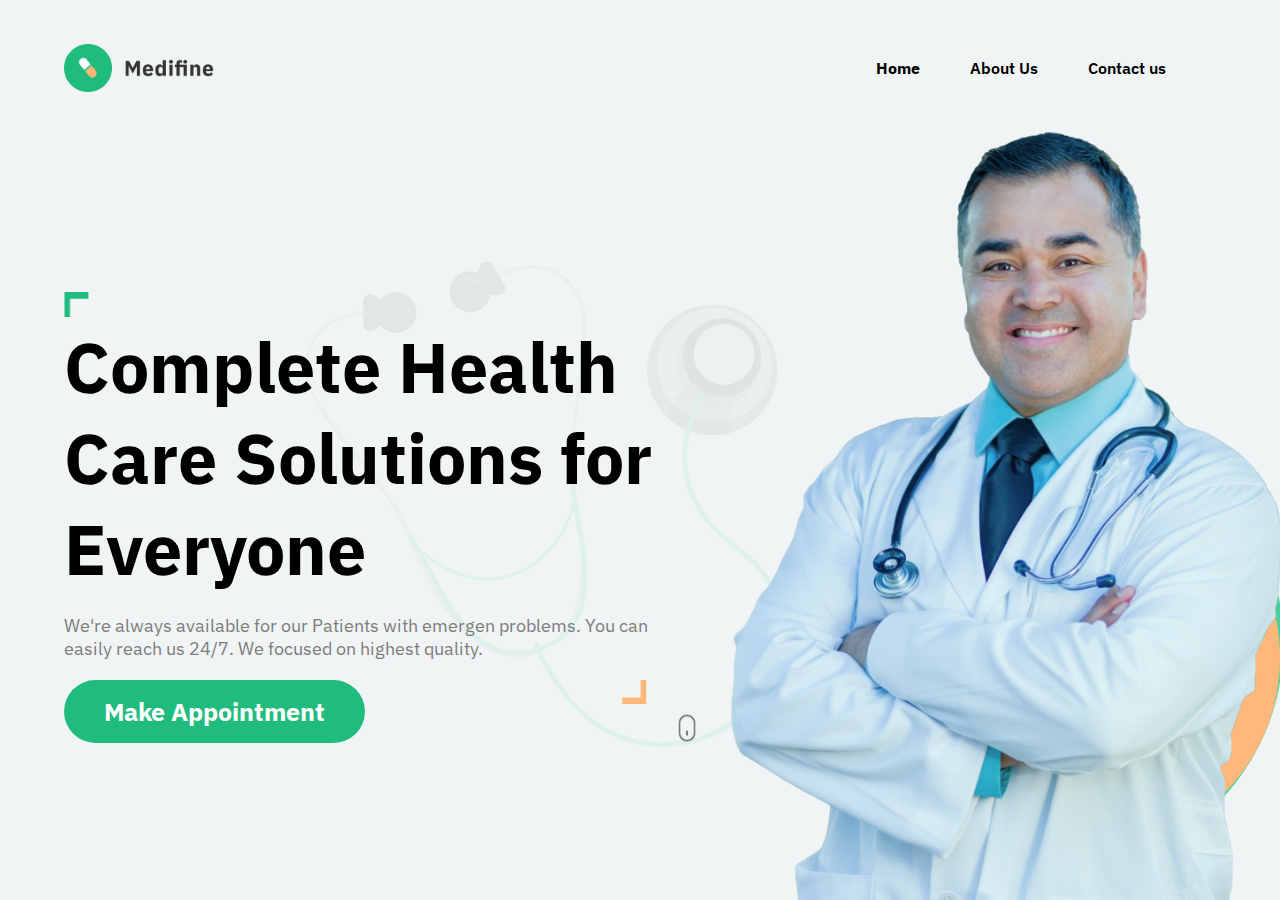
<file: 10.HTML & CSS Multiple Page Project/index.html>
<!DOCTYPE html>
<html lang="en">
  <head>
    <meta charset="UTF-8" />
    <meta http-equiv="X-UA-Compatible" content="IE=edge" />
    <meta name="viewport" content="width=device-width, initial-scale=1.0" />
    <title>Hospital Page</title>

    <!-- adding the google font -->
    <link rel="preconnect" href="https://fonts.googleapis.com" />
    <link rel="preconnect" href="https://fonts.gstatic.com" crossorigin />
    <link
      href="https://fonts.googleapis.com/css2?family=IBM+Plex+Sans:wght@200;300;400;500;600;700&family=Poppins:wght@200;300;400;500;600;700;800;900&display=swap"
      rel="stylesheet"
    />

    <!-- adding the css file -->
    <link rel="stylesheet" href="./style.css" />
  </head>

  <body>
    <!-- creating the navigation menu -->
    <nav>
      <img src="./Assets/logo.png" alt="logo" />
      <a href="/"></a>
      <ul>
        <li><a href="/">Home</a></li>
        <li><a href="./about/about.html">About Us</a></li>
        <li><a href="./contact/contact.html">Contact us</a></li>
      </ul>
    </nav>

    <!-- creating the hero section -->
    <main>
      <!-- creating the left section -->
      <section class="leftSection">
        <img class="topAngle" src="./Assets/topAngle.png" alt="topAngle" />
        <h1>Complete Health Care Solutions for Everyone</h1>
        <p>
          We're always available for our Patients with emergen problems. You can
          easily reach us 24/7. We focused on highest quality.
        </p>
        <img
          class="bottomAngle"
          src="./Assets/bottomAngle.png"
          alt="bottomAngle"
        />
        <img
          class="stethoscope"
          src="./Assets/stethoscope.png"
          alt="stethoscope"
        />
        <button>Make Appointment</button>
        <img class="mouse" src="./Assets/mouse.png" alt="mouse" />
      </section>

      <!-- creating the right section -->
      <section class="rightSection">
        <img class="greenBox" src="./Assets/greenBox.png" alt="greenBox" />
        <img class="yellowBox" src="./Assets/yellowBox.png" alt="yellowBox" />
        <img class="doctor" src="./Assets/doctor.png" alt="doctor" />
      </section>
    </main>
  </body>
</html>
</file>
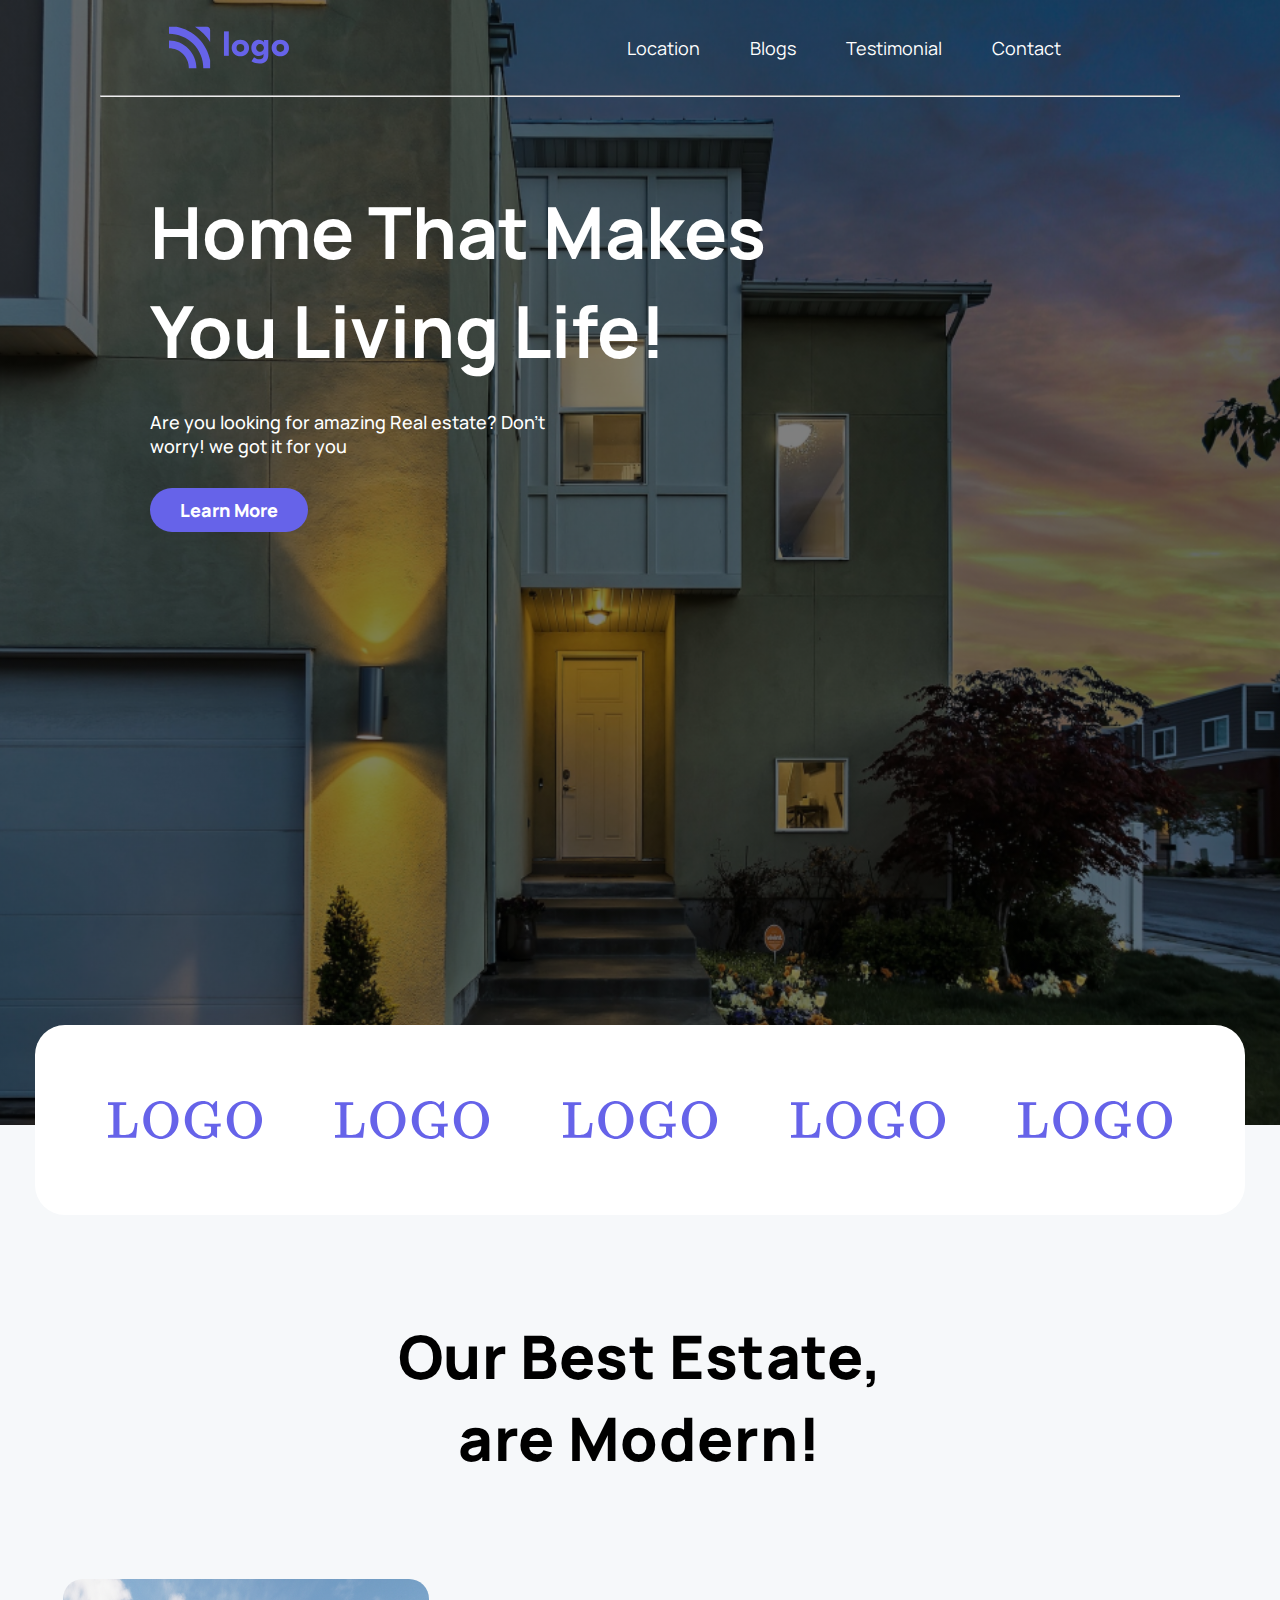
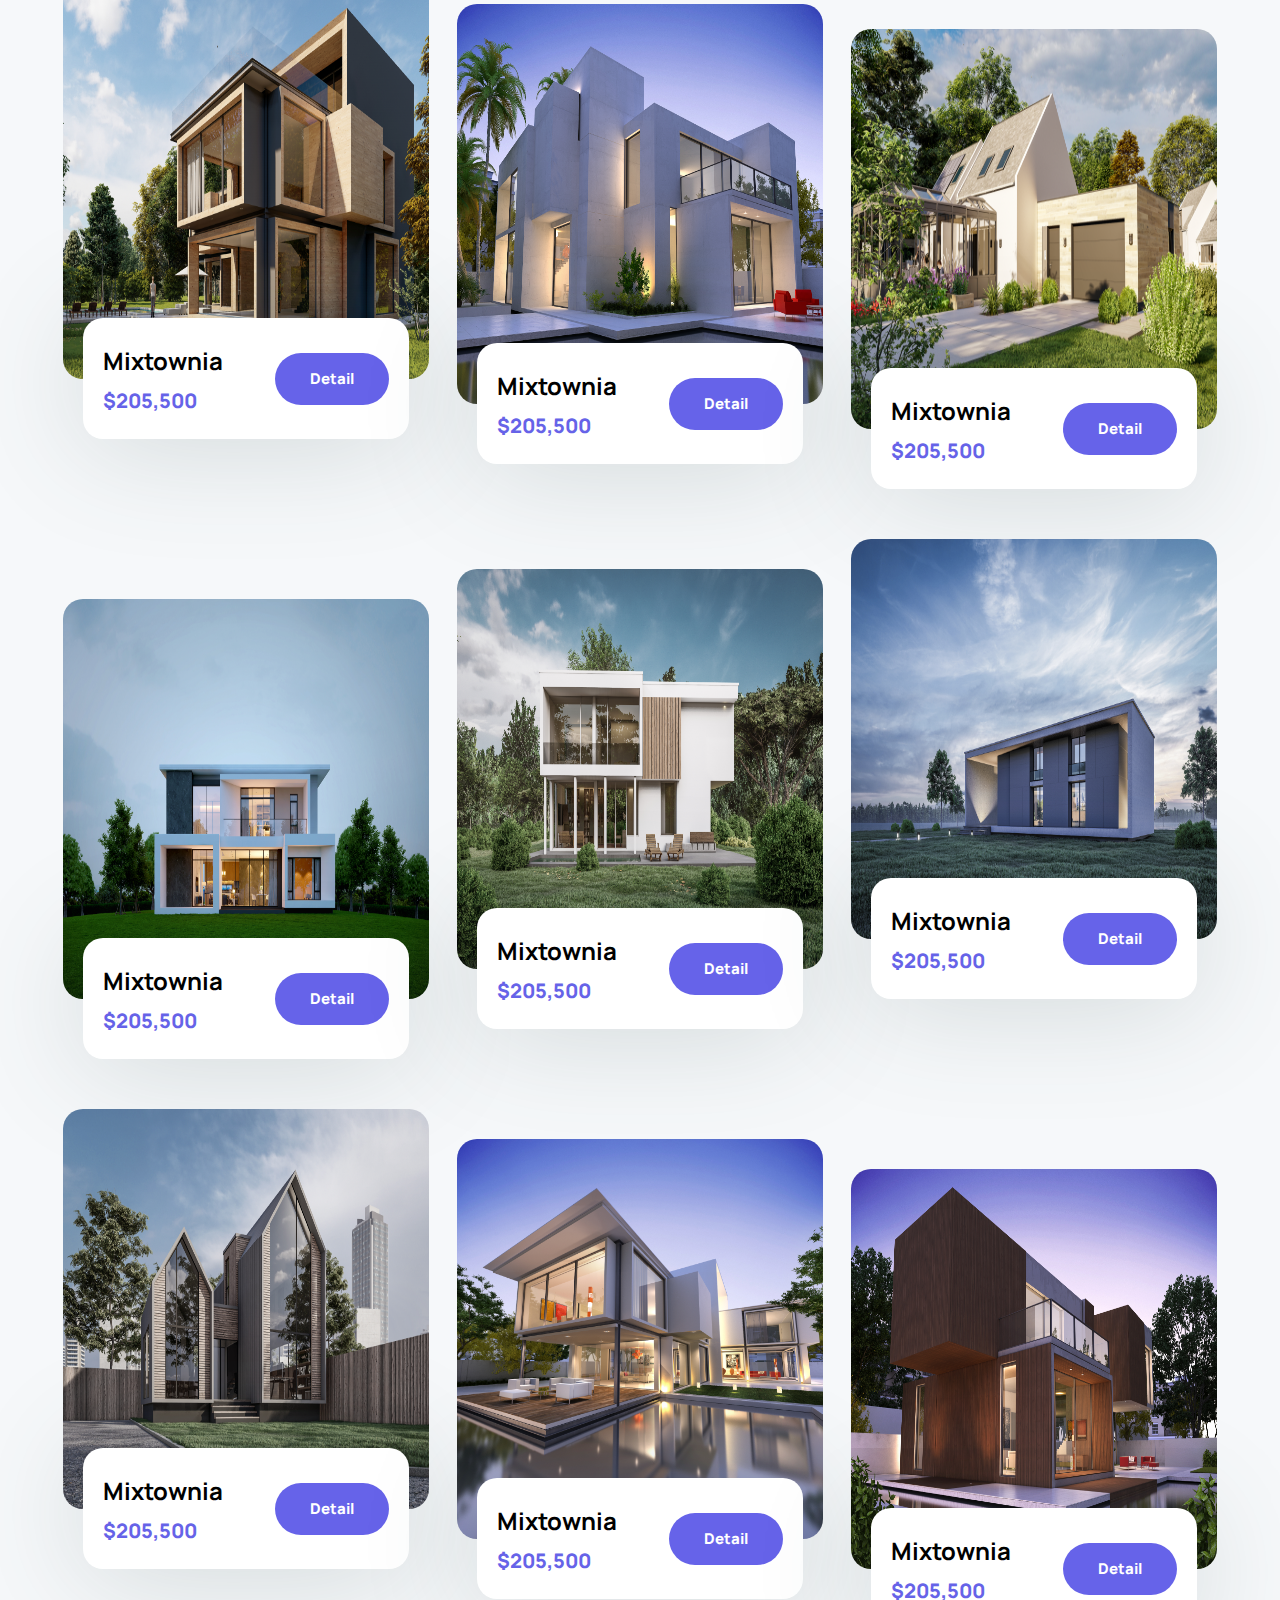
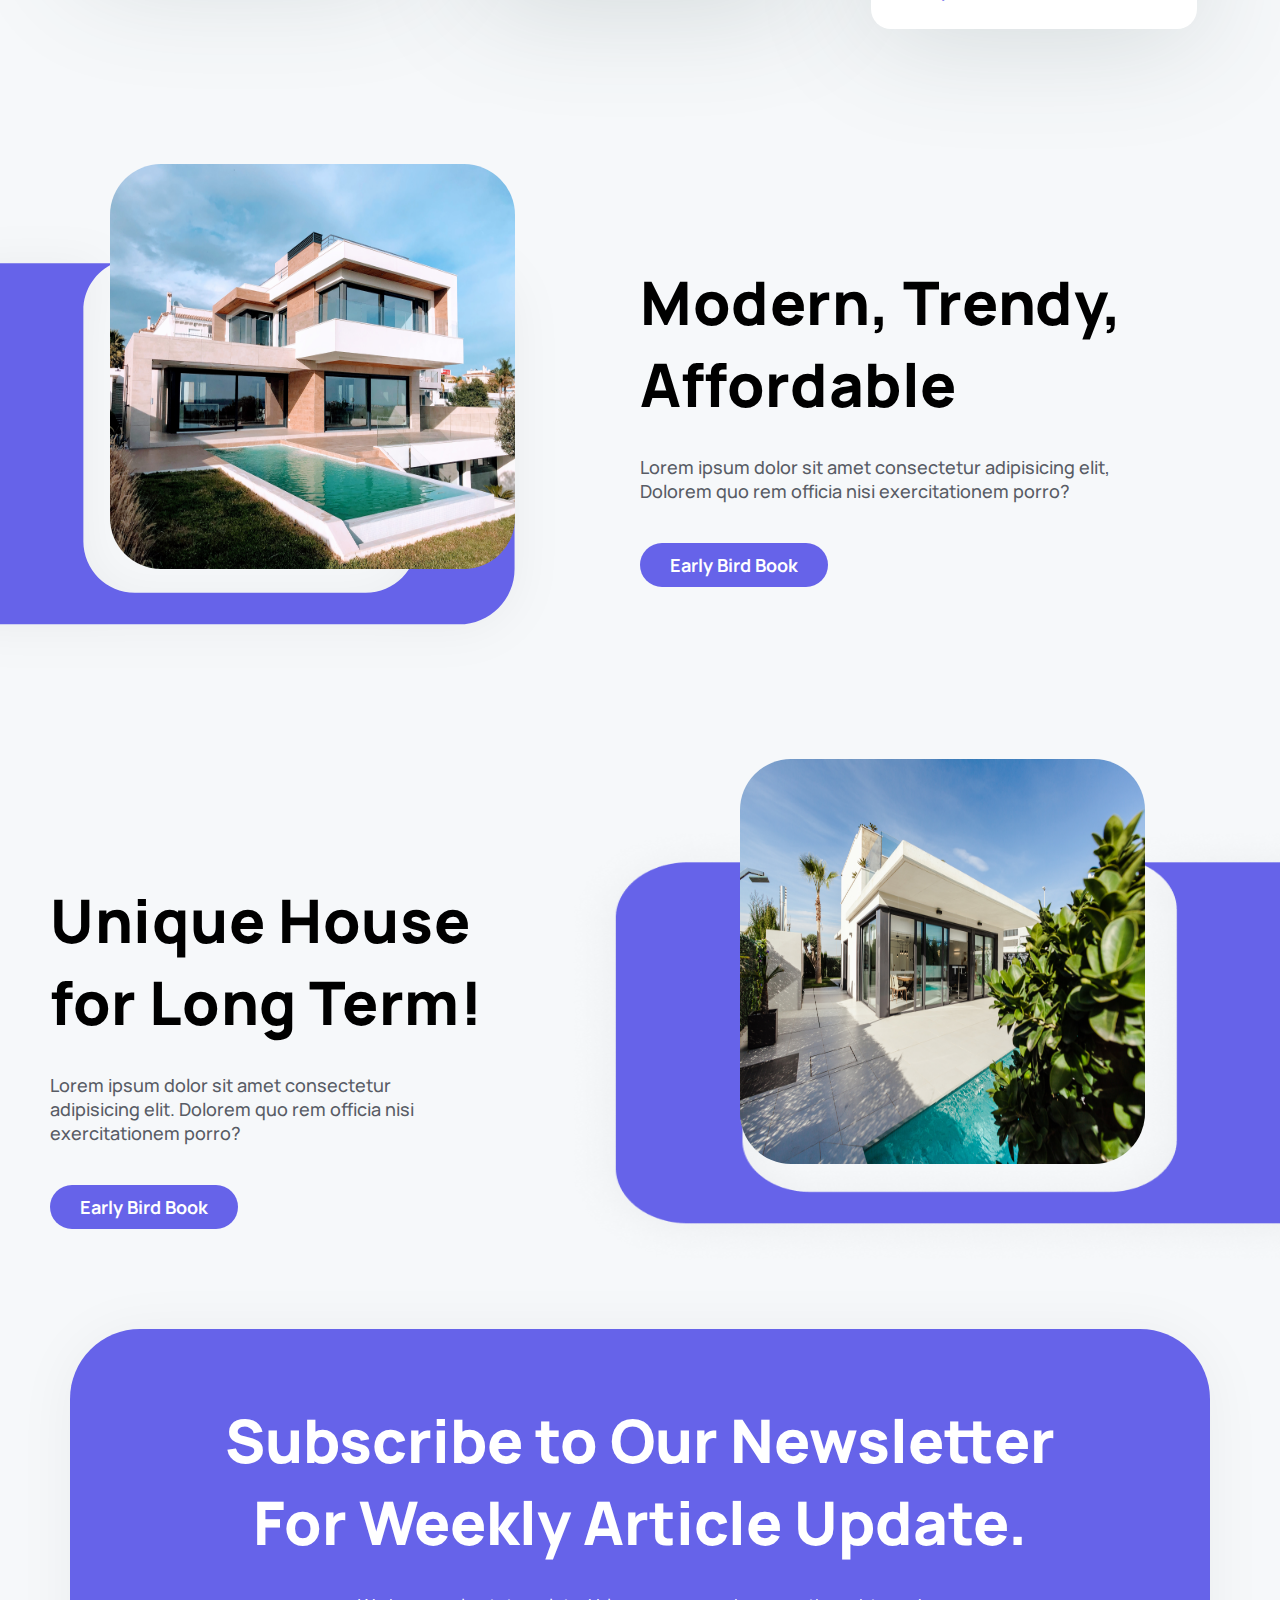
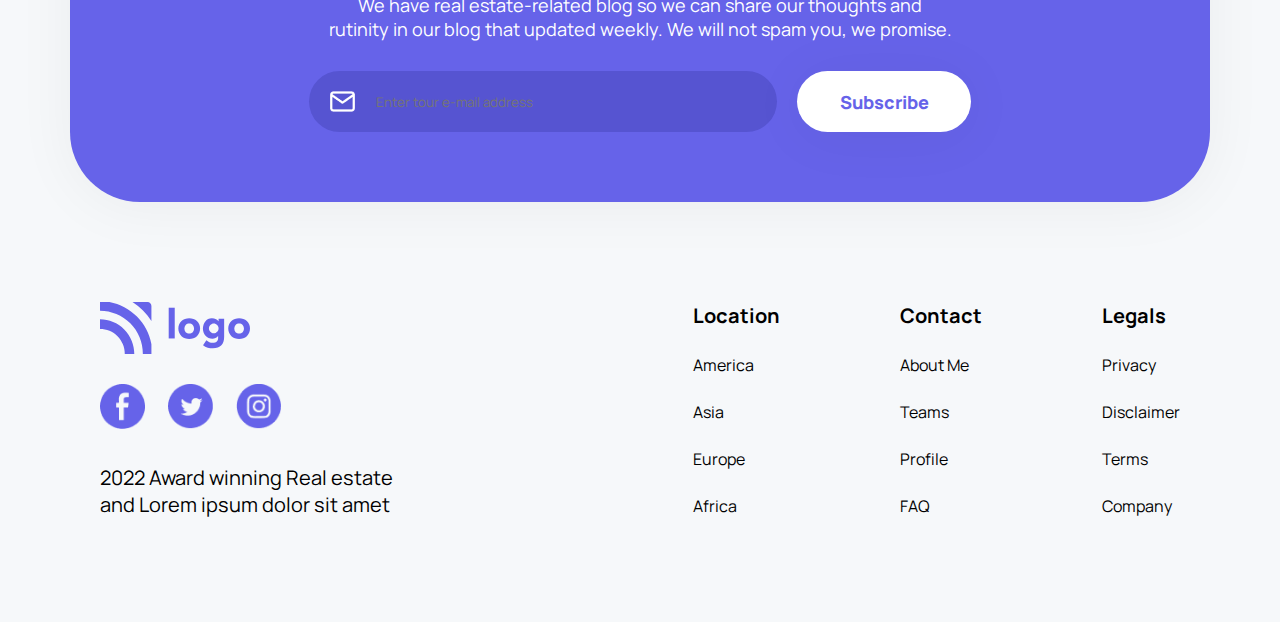
<file: 11.HTML & CSS Real Estate Project/index.html>
<!DOCTYPE html>
<html lang="en">
  <head>
    <meta charset="UTF-8" />
    <meta http-equiv="X-UA-Compatible" content="IE=edge" />
    <meta name="viewport" content="width=device-width, initial-scale=1.0" />
    <title>Real State</title>

    <!-- adding the font family -->
    <link rel="preconnect" href="https://fonts.googleapis.com" />
    <link rel="preconnect" href="https://fonts.gstatic.com" crossorigin />
    <link
      href="https://fonts.googleapis.com/css2?family=Manrope:wght@200;300;400;500;600;700;800&display=swap"
      rel="stylesheet"
    />

    <link rel="stylesheet" href="./style.css" />
  </head>

  <body>
    <header>
      <!-- navbar -->
      <nav>
        <img src="./Icons/Logo.svg" alt="logo image" />
        <!-- nav links -->
        <ul>
          <li><a href="#">Location</a></li>
          <li><a href="#">Blogs</a></li>
          <li><a href="#">Testimonial</a></li>
          <li><a href="#">Contact</a></li>
        </ul>
      </nav>
      <hr />

      <div>
        <h1>Home That Makes <br />You Living Life!</h1>
        <p>
          Are you looking for amazing Real estate? Don't worry! we got it for
          you
        </p>
        <button>Learn More</button>
      </div>
    </header>

    <!-- multiple logos section -->
    <section class="my-logos">
      <img src="./Icons/logoName.svg" alt="named logo" />
      <img src="./Icons/logoName.svg" alt="named logo" />
      <img src="./Icons/logoName.svg" alt="named logo" />
      <img src="./Icons/logoName.svg" alt="named logo" />
      <img src="./Icons/logoName.svg" alt="named logo" />
    </section>

    <!-- section for displaying all our real state properties in a card -->
    <section class="cards-wrapper-section">
      <h1>Our Best Estate, <br />are Modern!</h1>

      <!-- creating a main div to wrap all the cards -->
      <div class="cards-wrapper">
        <!-- creating estate property card -->
        <div class="card">
          <img src="./Photos/cardImage1.png" alt="cardImage1" />
          <!-- for displaying the property details -->
          <div class="card-box">
            <!-- displaying the price and property name -->
            <div>
              <h3>Mixtownia</h3>
              <p>$205,500</p>
            </div>
            <!-- button for more details -->
            <button>Detail</button>
          </div>
        </div>

        <!-- creating estate property card -->
        <div class="card">
          <img src="./Photos/cardImage2.png" alt="cardImage2" />
          <!-- for displaying the property details -->
          <div class="card-box">
            <!-- displaying the price and property name -->
            <div>
              <h3>Mixtownia</h3>
              <p>$205,500</p>
            </div>
            <!-- button for more details -->
            <button>Detail</button>
          </div>
        </div>

        <!-- creating estate property card -->
        <div class="card">
          <img src="./Photos/cardImage3.png" alt="cardImage3" />
          <!-- for displaying the property details -->
          <div class="card-box">
            <!-- displaying the price and property name -->
            <div>
              <h3>Mixtownia</h3>
              <p>$205,500</p>
            </div>
            <!-- button for more details -->
            <button>Detail</button>
          </div>
        </div>

        <!-- creating estate property card -->
        <div class="card">
          <img src="./Photos/cardImage4.png" alt="cardImage4" />
          <!-- for displaying the property details -->
          <div class="card-box">
            <!-- displaying the price and property name -->
            <div>
              <h3>Mixtownia</h3>
              <p>$205,500</p>
            </div>
            <!-- button for more details -->
            <button>Detail</button>
          </div>
        </div>

        <!-- creating estate property card -->
        <div class="card">
          <img src="./Photos/cardImage5.png" alt="cardImage5" />
          <!-- for displaying the property details -->
          <div class="card-box">
            <!-- displaying the price and property name -->
            <div>
              <h3>Mixtownia</h3>
              <p>$205,500</p>
            </div>
            <!-- button for more details -->
            <button>Detail</button>
          </div>
        </div>

        <!-- creating estate property card -->
        <div class="card">
          <img src="./Photos/cardImage6.png" alt="cardImage6" />
          <!-- for displaying the property details -->
          <div class="card-box">
            <!-- displaying the price and property name -->
            <div>
              <h3>Mixtownia</h3>
              <p>$205,500</p>
            </div>
            <!-- button for more details -->
            <button>Detail</button>
          </div>
        </div>

        <!-- creating estate property card -->
        <div class="card">
          <img src="./Photos/cardImage7.png" alt="cardImage7" />
          <!-- for displaying the property details -->
          <div class="card-box">
            <!-- displaying the price and property name -->
            <div>
              <h3>Mixtownia</h3>
              <p>$205,500</p>
            </div>
            <!-- button for more details -->
            <button>Detail</button>
          </div>
        </div>

        <!-- creating estate property card -->
        <div class="card">
          <img src="./Photos/cardImage8.png" alt="cardImage8" />
          <!-- for displaying the property details -->
          <div class="card-box">
            <!-- displaying the price and property name -->
            <div>
              <h3>Mixtownia</h3>
              <p>$205,500</p>
            </div>
            <!-- button for more details -->
            <button>Detail</button>
          </div>
        </div>

        <!-- creating estate property card -->
        <div class="card">
          <img src="./Photos/cardImage9.png" alt="cardImage9" />
          <!-- for displaying the property details -->
          <div class="card-box">
            <!-- displaying the price and property name -->
            <div>
              <h3>Mixtownia</h3>
              <p>$205,500</p>
            </div>
            <!-- button for more details -->
            <button>Detail</button>
          </div>
        </div>
      </div>
    </section>

    <!-- section for displaying first feature -->
    <section class="features-section first-feature-section">
      <!-- for displaying the images -->
      <div>
        <img src="./Icons/featureImageBg1.svg" alt="image background" />
        <img src="./Photos/featuresImage1.png" alt="feature image 1" />
      </div>

      <!-- for displaying the written content -->
      <div>
        <h1>Modern, Trendy, Affordable</h1>
        <p>
          Lorem ipsum dolor sit amet consectetur adipisicing elit, Dolorem quo
          rem officia nisi exercitationem porro?
        </p>
        <button>Early Bird Book</button>
      </div>
    </section>

    <!-- section for displaying second feature -->
    <section class="features-section second-feature-section">
      <!-- for displaying the written content -->
      <div>
        <h1>Unique House for Long Term!</h1>
        <p>
          Lorem ipsum dolor sit amet consectetur adipisicing elit. Dolorem quo
          rem officia nisi exercitationem porro?
        </p>
        <button>Early Bird Book</button>
      </div>

      <!-- for displaying the images -->
      <div>
        <img src="./Icons/featureImageBg2.png" alt="image background" />
        <img src="./Photos/featuresImage2.png" alt="feature image 2" />
      </div>
    </section>

    <!-- section for creating the newsletter -->
    <section class="newsletter">
      <h1>Subscribe to Our Newsletter <br> For Weekly Article Update.</h1>
      <p>
        We have real estate-related blog so we can share our thoughts and
        rutinity in our blog that updated weekly. We will not spam you, we
        promise.
      </p>

      <!-- for taking user email -->
      <form>
        <div>
          <img src="./Icons/mail.png" alt="mail">
          <input type="text" placeholder="Enter tour e-mail address"/>
        </div>
        <button>Subscribe</button>
      </form>
    </section>

    <!-- creating the footer area -->
    <footer>
      <div>
        <img src="./Icons/Logo.svg" alt="logo" />
        <!-- for social media icons -->
        <div>
          <img src="./Icons/facebook.png" alt="facebook icon" />
          <img src="./Icons/twitter.png" alt="twitter icon" />
          <img src="./Icons/instagram.png" alt="instagram icon" />
        </div>
        <p>2022 Award winning Real estate and Lorem ipsum dolor sit amet</p>
      </div>

      <!-- for all different pages links -->
      <div class="footer-links">
        <div class="footer-links-content">
          <ul>
            <li><a href="#">Location</a></li>
            <li><a href="#">America</a></li>
            <li><a href="#">Asia</a></li>
            <li><a href="#">Europe</a></li>
            <li><a href="#">Africa</a></li>
          </ul>
        </div>

        <div class="footer-links-content">
          <ul>
            <li><a href="#">Contact</a></li>
            <li><a href="#">About Me</a></li>
            <li><a href="#">Teams</a></li>
            <li><a href="#">Profile</a></li>
            <li><a href="#">FAQ</a></li>
          </ul>
        </div>

        <div class="footer-links-content">
          <ul>
            <li><a href="#">Legals</a></li>
            <li><a href="#">Privacy</a></li>
            <li><a href="#">Disclaimer</a></li>
            <li><a href="#">Terms</a></li>
            <li><a href="#">Company</a></li>
          </ul>
        </div>
      </div>
    </footer>
  </body>
</html>
</file>
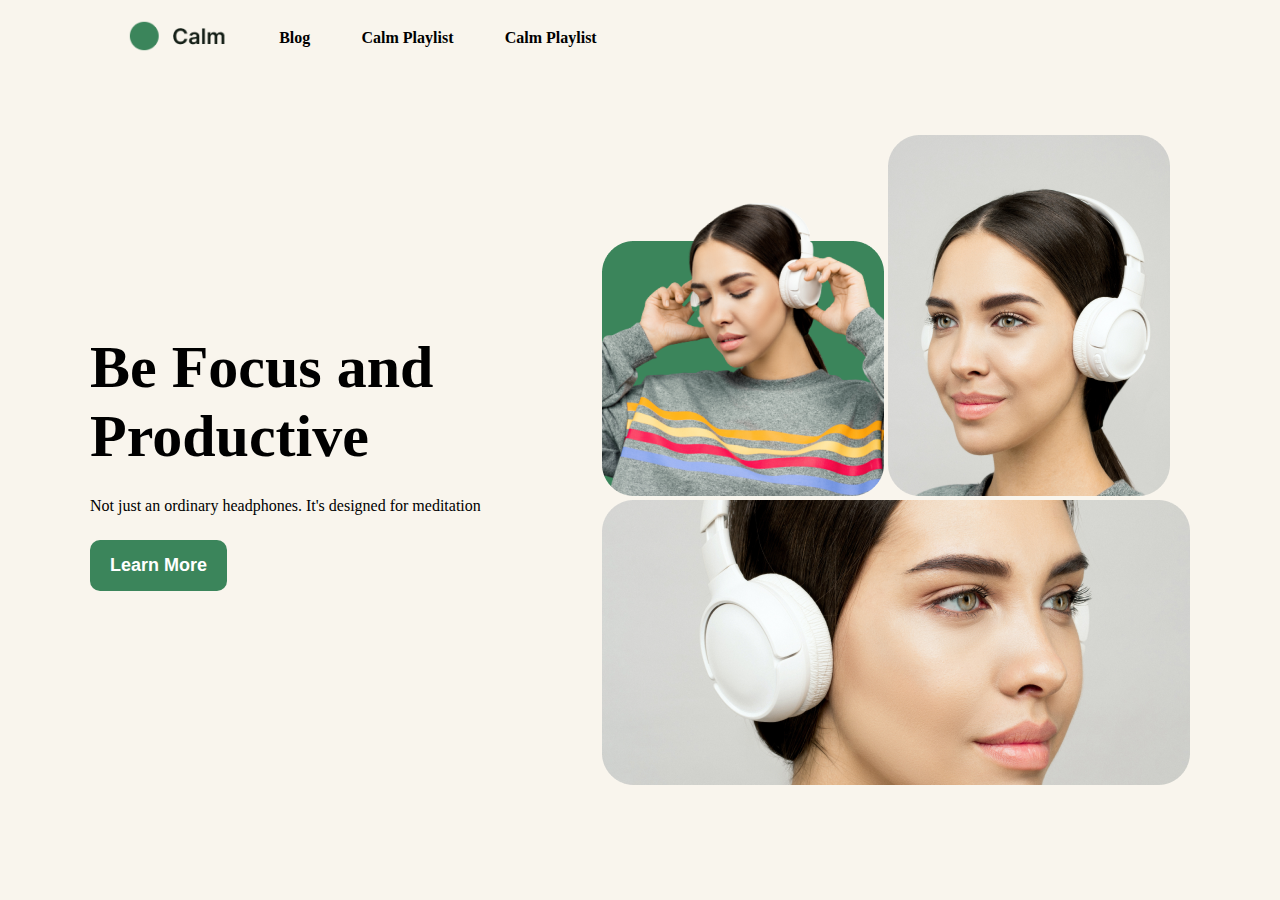
<file: 3.HTML & CSS Headphone Project/index.html>
<!DOCTYPE html>
<html lang="en">
  <head>
    <meta charset="UTF-8" />
    <meta http-equiv="X-UA-Compatible" content="IE=edge" />
    <meta name="viewport" content="width=device-width, initial-scale=1.0" />
    <title>Project | 2</title>
    <link rel="stylesheet" href="./style.css" />
    <!-- Google CDN -->
  </head>
  <body>
    <!-- Project Start -->
    <!-- Header -->
    <header>
      <nav>
        <ul>
          <li><img src="./Assets/logo.png" alt="Logo" /></li>
          <li>Blog</li>
          <li>Calm Playlist</li>
          <li>Calm Playlist</li>
        </ul>
      </nav>
    </header>
    <main>
      <!-- Left Side Section -->
      <div class="leftmain">
        <h1>Be Focus and Productive</h1>
        <p>Not just an ordinary headphones. It's designed for meditation</p>
        <button>Learn More</button>
      </div>
      <!-- Right Side Section -->
      <div>
        <div>
          <img src="./Assets/img1.png" alt="image1" />
          <img src="./Assets/img2.png" alt="image2" />
        </div>
        <img src="./Assets/img3.png" alt="image3" />
      </div>
    </main>
  </body>
</html>
</file>
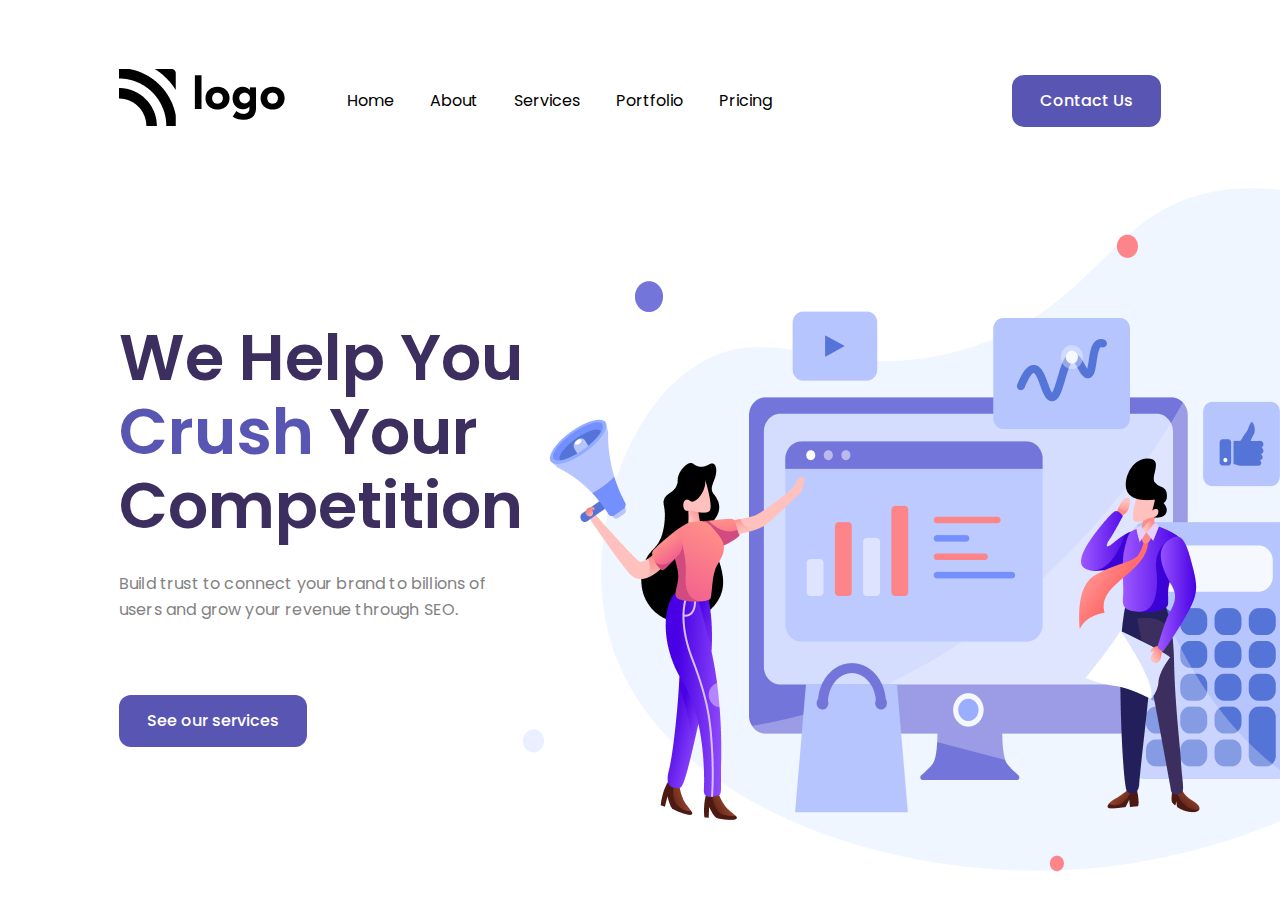
<file: 5.HTML & CSS Single Page Project/index.html>
<!DOCTYPE html>
<html lang="en">
  <head>
    <meta charset="UTF-8" />
    <meta http-equiv="X-UA-Compatible" content="IE=edge" />
    <meta name="viewport" content="width=device-width, initial-scale=1.0" />
    <title>Project |2</title>
    <!-- CSS -->
    <link rel="stylesheet" href="./style.css" />
    <!-- Font -->
    <link rel="preconnect" href="https://fonts.googleapis.com" />
    <link rel="preconnect" href="https://fonts.gstatic.com" crossorigin />
    <link
      href="https://fonts.googleapis.com/css2?family=Poppins:wght@200;300;400;500;600;700;800&display=swap"
      rel="stylesheet"
    />
  </head>
  <body>
    <div class="container">
      <section aria-label="navbar">
        <nav class="navbar-container">
          <div>
            <img src="./assets/Logo.png" alt="brand-logo" />
          </div>
          <div class="grow-list">
            <ul class="list">
              <li class="list-item">Home</li>
              <li class="list-item">About</li>
              <li class="list-item">Services</li>
              <li class="list-item">Portfolio</li>
              <li class="list-item">Pricing</li>
            </ul>
          </div>
          <div class="button-group">
            <button class="nav-button">Contact Us</button>
          </div>
        </nav>
      </section>
      <!-- Banner -->
      <section aria-label="banner">
        <div class="banner-container">
          <!-- Left text -->
          <div>
            <h1 class="heading-text">
              We Help You <span>Crush</span> Your Competition
            </h1>
            <p class="description">
              Build trust to connect your brand to billions of users and grow
              your revenue through SEO.
            </p>
            <button class="nav-button btn">See our services</button>
          </div>
          <!-- Right Text -->
          <div>
            <img src="./assets/Header Illustration.png" alt="illustration" />
          </div>
        </div>
      </section>
    </div>
  </body>
</html>
</file>
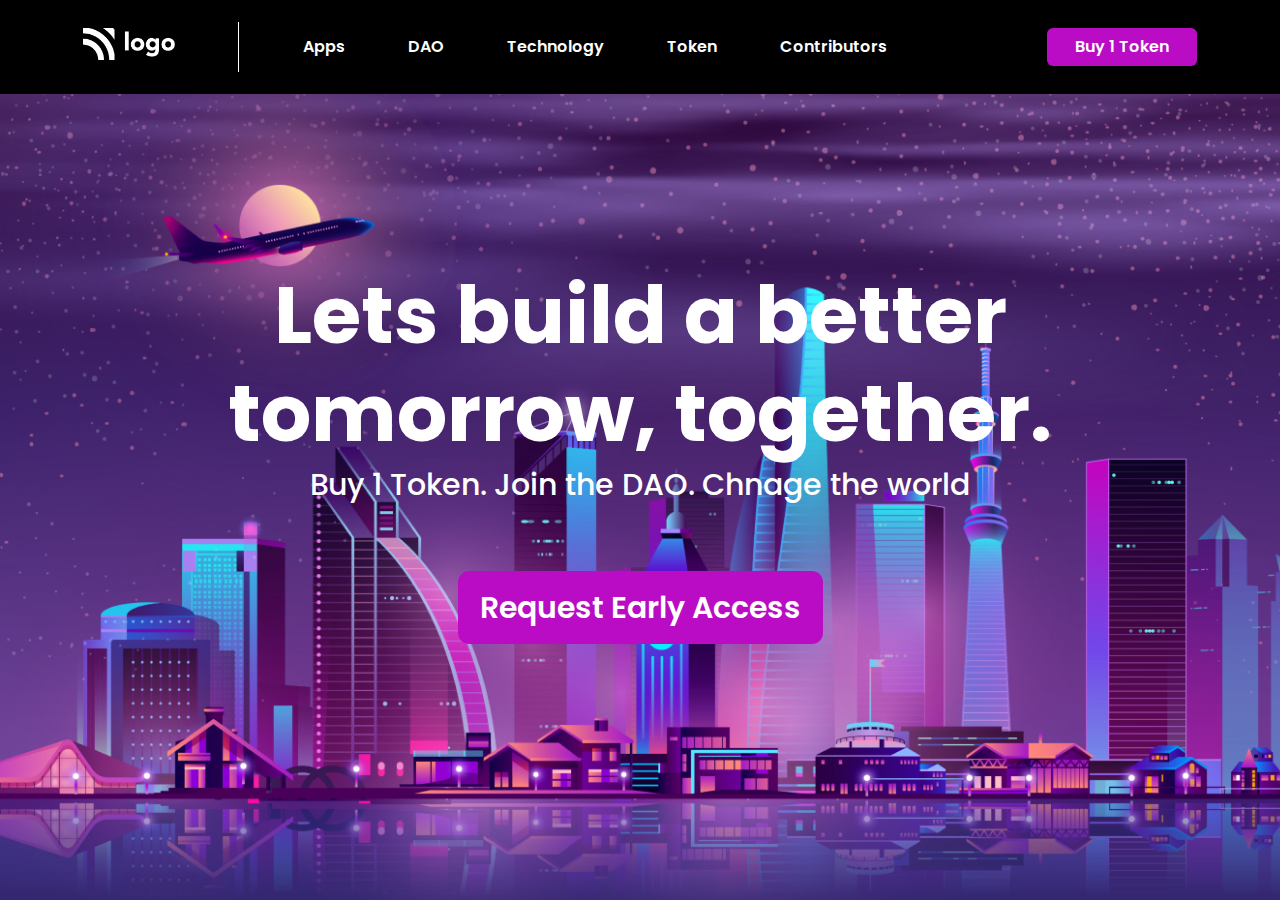
<file: 6.HTML & CSS Page Project/index.html>
<!DOCTYPE html>
<html lang="en">
  <head>
    <meta charset="UTF-8" />
    <meta http-equiv="X-UA-Compatible" content="IE=edge" />
    <meta name="viewport" content="width=device-width, initial-scale=1.0" />
    <title>project | 3</title>
    <!-- CSS -->
    <link rel="stylesheet" href="./style.css" />
    <!-- Font Poopins -->
    <link rel="preconnect" href="https://fonts.googleapis.com" />
    <link rel="preconnect" href="https://fonts.gstatic.com" crossorigin />
    <link
      href="https://fonts.googleapis.com/css2?family=Poppins:wght@200;300;400;500;600;700;800&display=swap"
      rel="stylesheet"
    />
    <!-- Font Montserrat -->
    <link rel="preconnect" href="https://fonts.googleapis.com" />
    <link rel="preconnect" href="https://fonts.gstatic.com" crossorigin />
    <link
      href="https://fonts.googleapis.com/css2?family=Montserrat:wght@600;700;800&display=swap"
      rel="stylesheet"
    />
  </head>
  <body>
    <div class="container">
      <section aria-label="navbar">
        <nav class="navbar">
          <div>
            <img src="./assets/white-logo.png" alt="logo" class="logo" />
          </div>
          <div class="line"></div>
          <div class="grow-list">
            <ul class="list">
              <li class="list-item">Apps</li>
              <li class="list-item">DAO</li>
              <li class="list-item">Technology</li>
              <li class="list-item">Token</li>
              <li class="list-item">Contributors</li>
            </ul>
          </div>
          <div>
            <button class="button-small">Buy 1 Token</button>
          </div>
        </nav>
      </section>
      <!-- Hero Section -->
      <section aria-label="Hero">
        <div class="hero">
          <h1 class="hero-heading">Lets build a better tomorrow, together.</h1>
          <p class="hero-description">
            Buy 1 Token. Join the DAO. Chnage the world
          </p>
          <button class="button-large">Request Early Access</button>
        </div>
      </section>
    </div>
  </body>
</html>
</file>
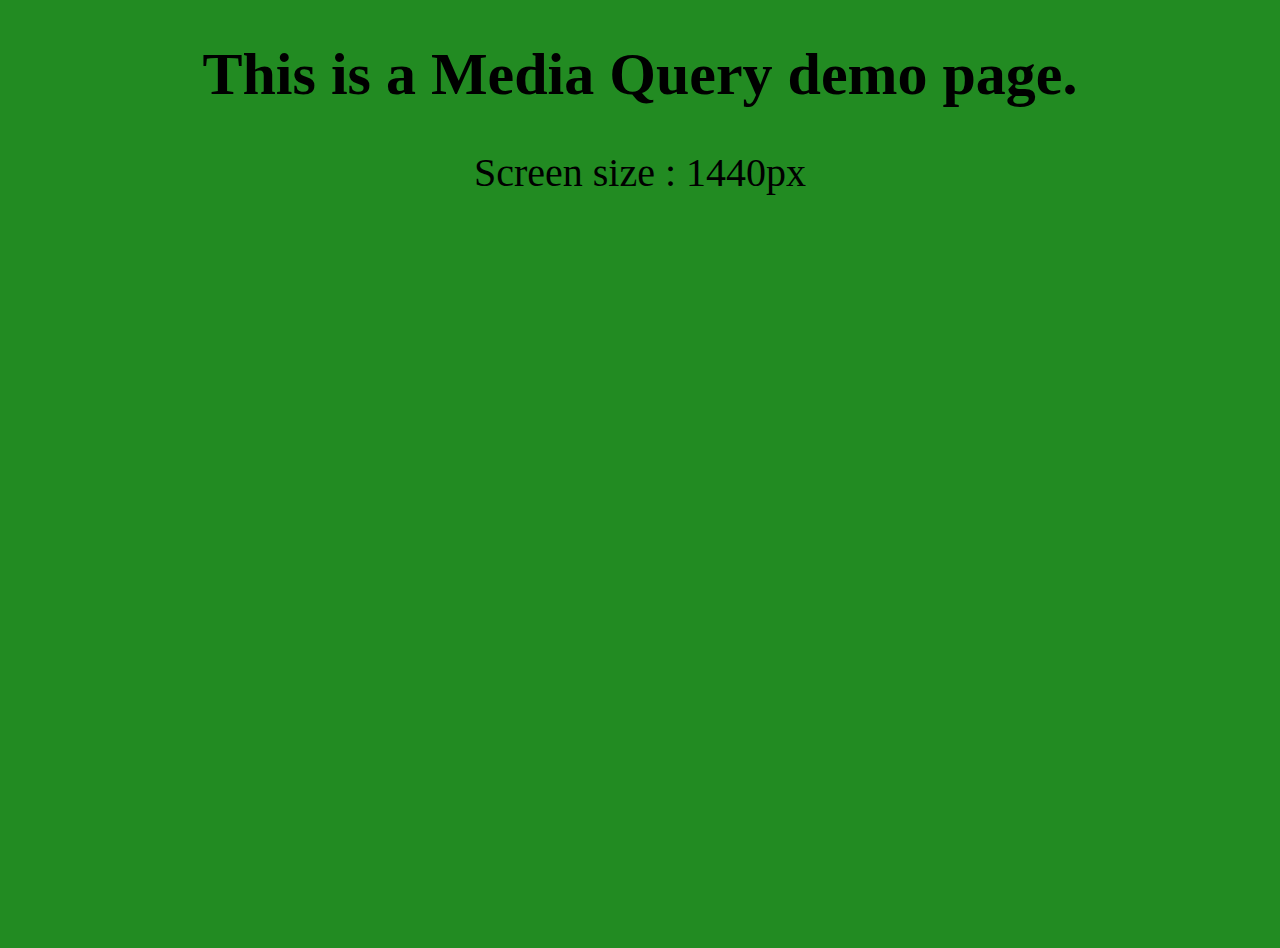
<file: 7.HTML & CSS Media Query Project/index.html>
<!DOCTYPE html>
<html lang="en">

<head>
    <meta charset="UTF-8">
    <meta http-equiv="X-UA-Compatible" content="IE=edge">
    <meta name="viewport" content="width=device-width, initial-scale=1.0">
    <title>Media Queries</title>
    <link rel="stylesheet" href="./style.css">
</head>


<body>
    <h1>This is a Media Query demo page.</h1>
    <p class="laptop_large">Screen size : 1440px</p>
    <p class="laptop">Screen size : 1024px</p>
    <p class="tablet">Screen size : 768px</p>
    <p class="mobile">Screen size : 425px</p>
</body>

</html>
</file>
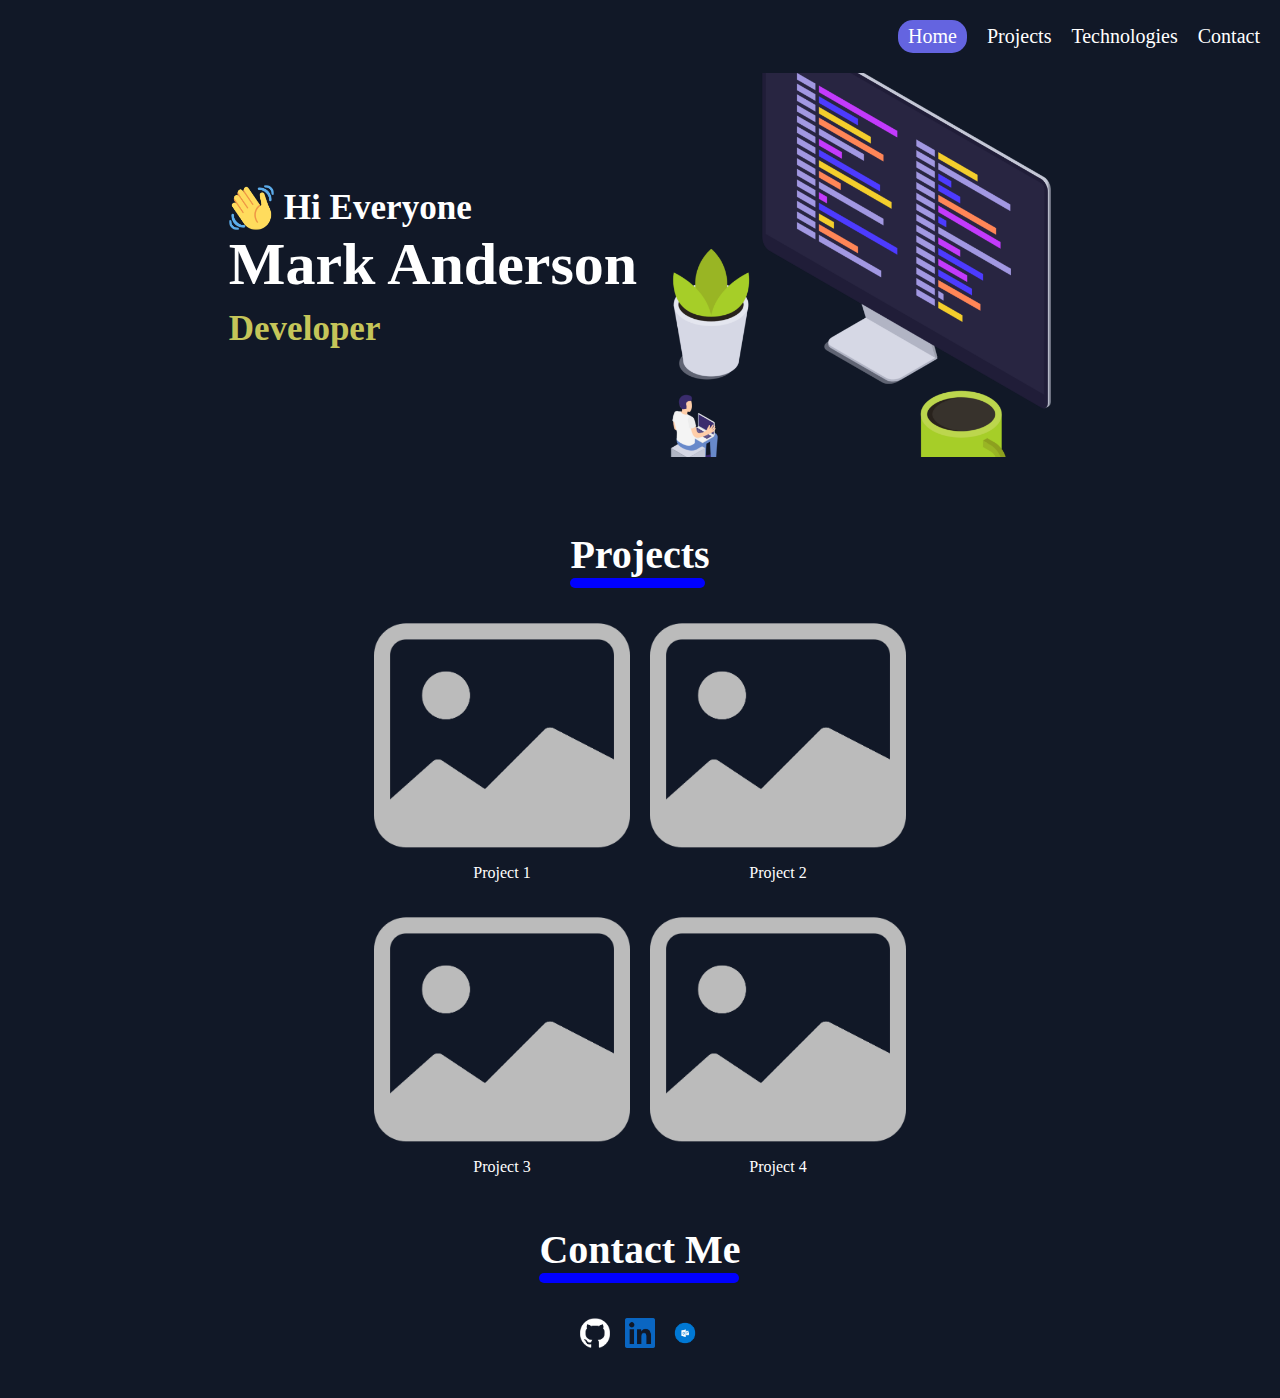
<file: 8.HTML & CSS Media Query Project/index.html>
<!DOCTYPE html>
<html lang="en">
<head>
    <meta charset="UTF-8">
    <meta http-equiv="X-UA-Compatible" content="IE=edge">
    <meta name="viewport" content="width=device-width, initial-scale=1.0">
    <link rel="stylesheet" href="style.css">
    <title>Document</title>
</head>
<body>
    <header>
        <nav>
            <ul>
                <li class="home-option">Home</li>
                <li>Projects</li>
                <li>Technologies</li>
                <li>Contact</li>
            </ul>
            <div>
                <img src="assets/hambrger.png" alt="menu">
            </div>
        </nav>
        <section class="intro">
            <div class="intro-left">
                <div class="intro-line-1">
                    <img src="assets/waving-hand.png" alt="hello">
                    <h3>Hi Everyone</h3>
                </div>
                <div class="intro-line-2">
                    <h1>
                        Mark Anderson
                    </h1>
                    <h2>
                        Developer
                    </h2>
                </div>
            </div>
            <div class="intro-right">
                <img src="assets/pc-image.png" alt="pc-image">
            </div>
        </section>

    </header>
    <main>
        <section class="projects">
            <div>
                <h1>Projects</h1>
                <div class="horizontal-divider"></div>
            </div>
            <div class="project-list">
                <div class="project">
                    <img src="assets/image.png" alt="project-image">
                    <p>Project 1</p>
                </div>
                <div class="project">
                    <img src="assets/image.png" alt="project-image">
                    <p>Project 2</p>
                </div>
                <div class="project">
                    <img src="assets/image.png" alt="project-image">
                    <p>Project 3</p>
                </div>
                <div class="project">
                    <img src="assets/image.png" alt="project-image">
                    <p>Project 4</p>
                </div>
            </div>
        </section>
    </main>
    <footer>
        <section class="contact">
            <div>
                <h1>
                    Contact Me
                </h1>
                <div class="horizontal-divider-contact"></div>
            </div>
            <div class="socials">
                <img src="assets/github.png" alt="social">
                <img src="assets/linkedin.png" alt="social">
                <img src="assets/outlook.png" alt="social">
            </div>
        </section>
    </footer>
</body>
</html>
</file>
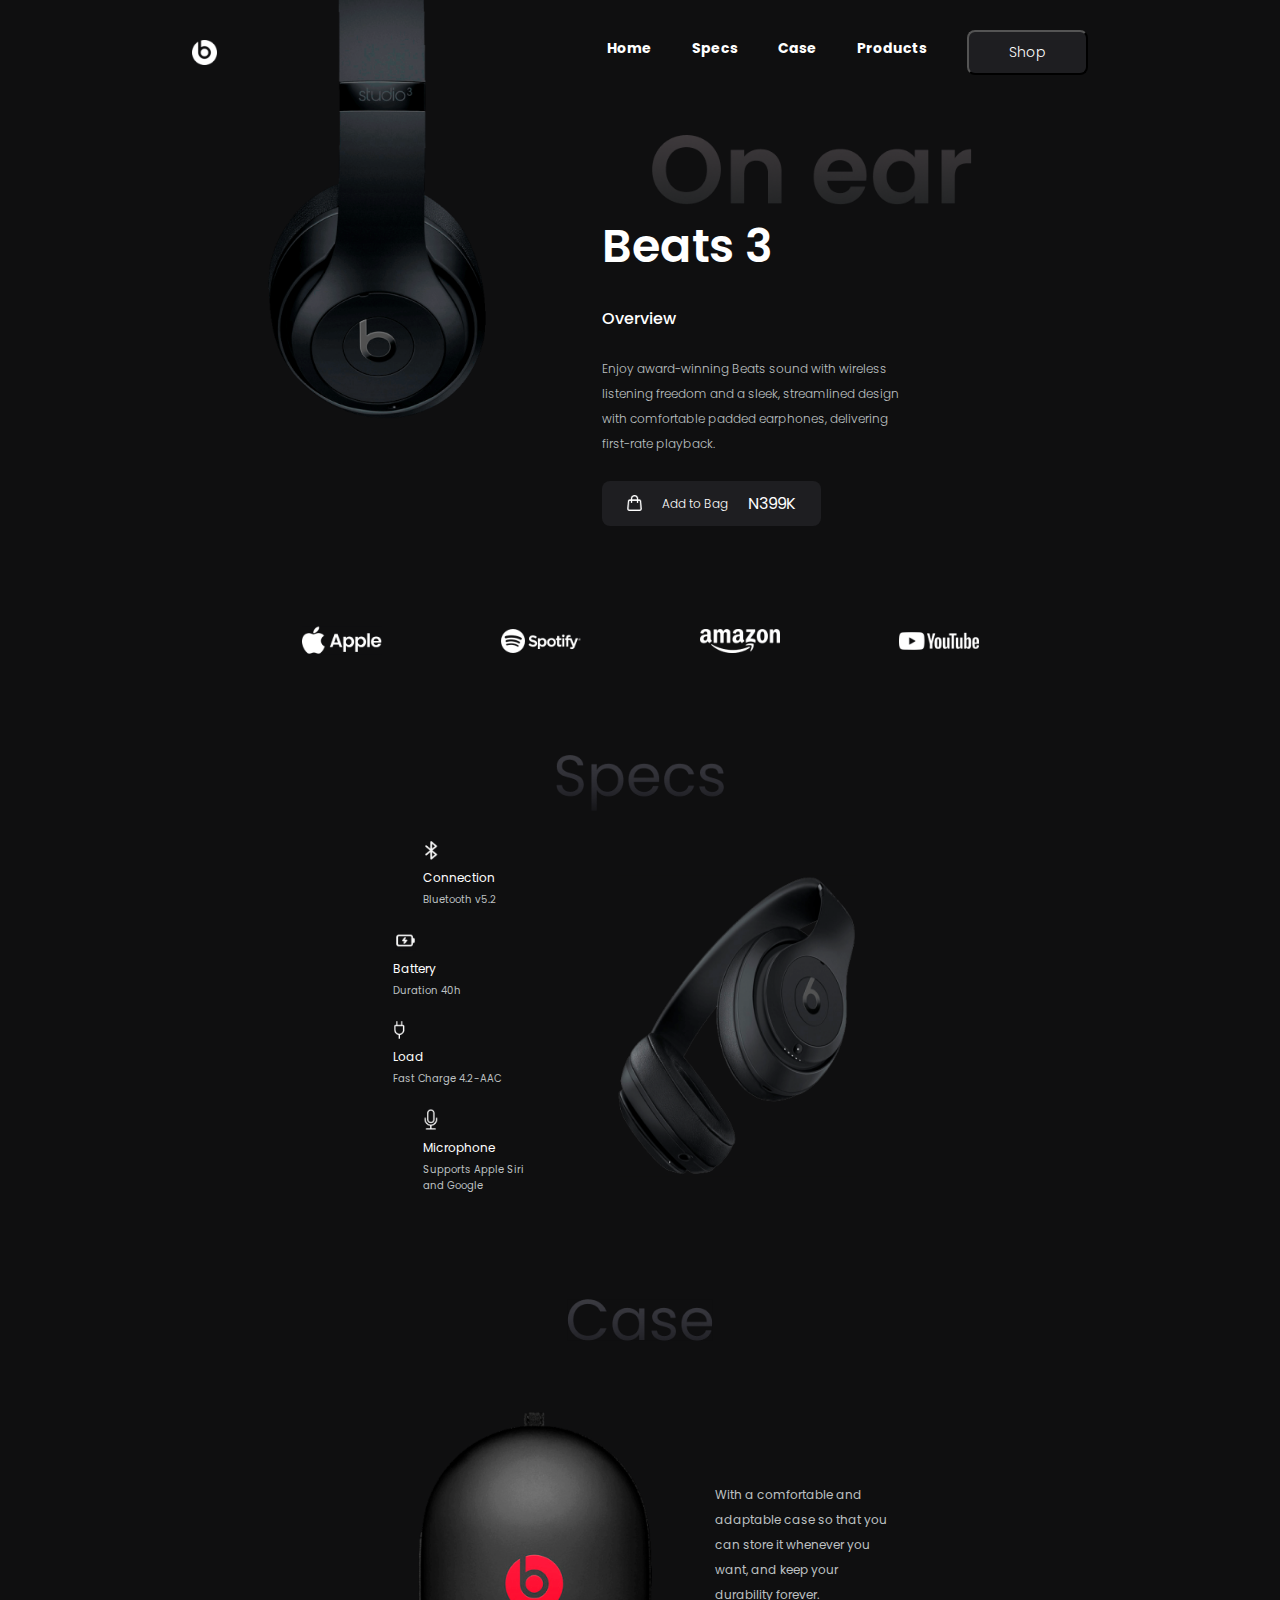
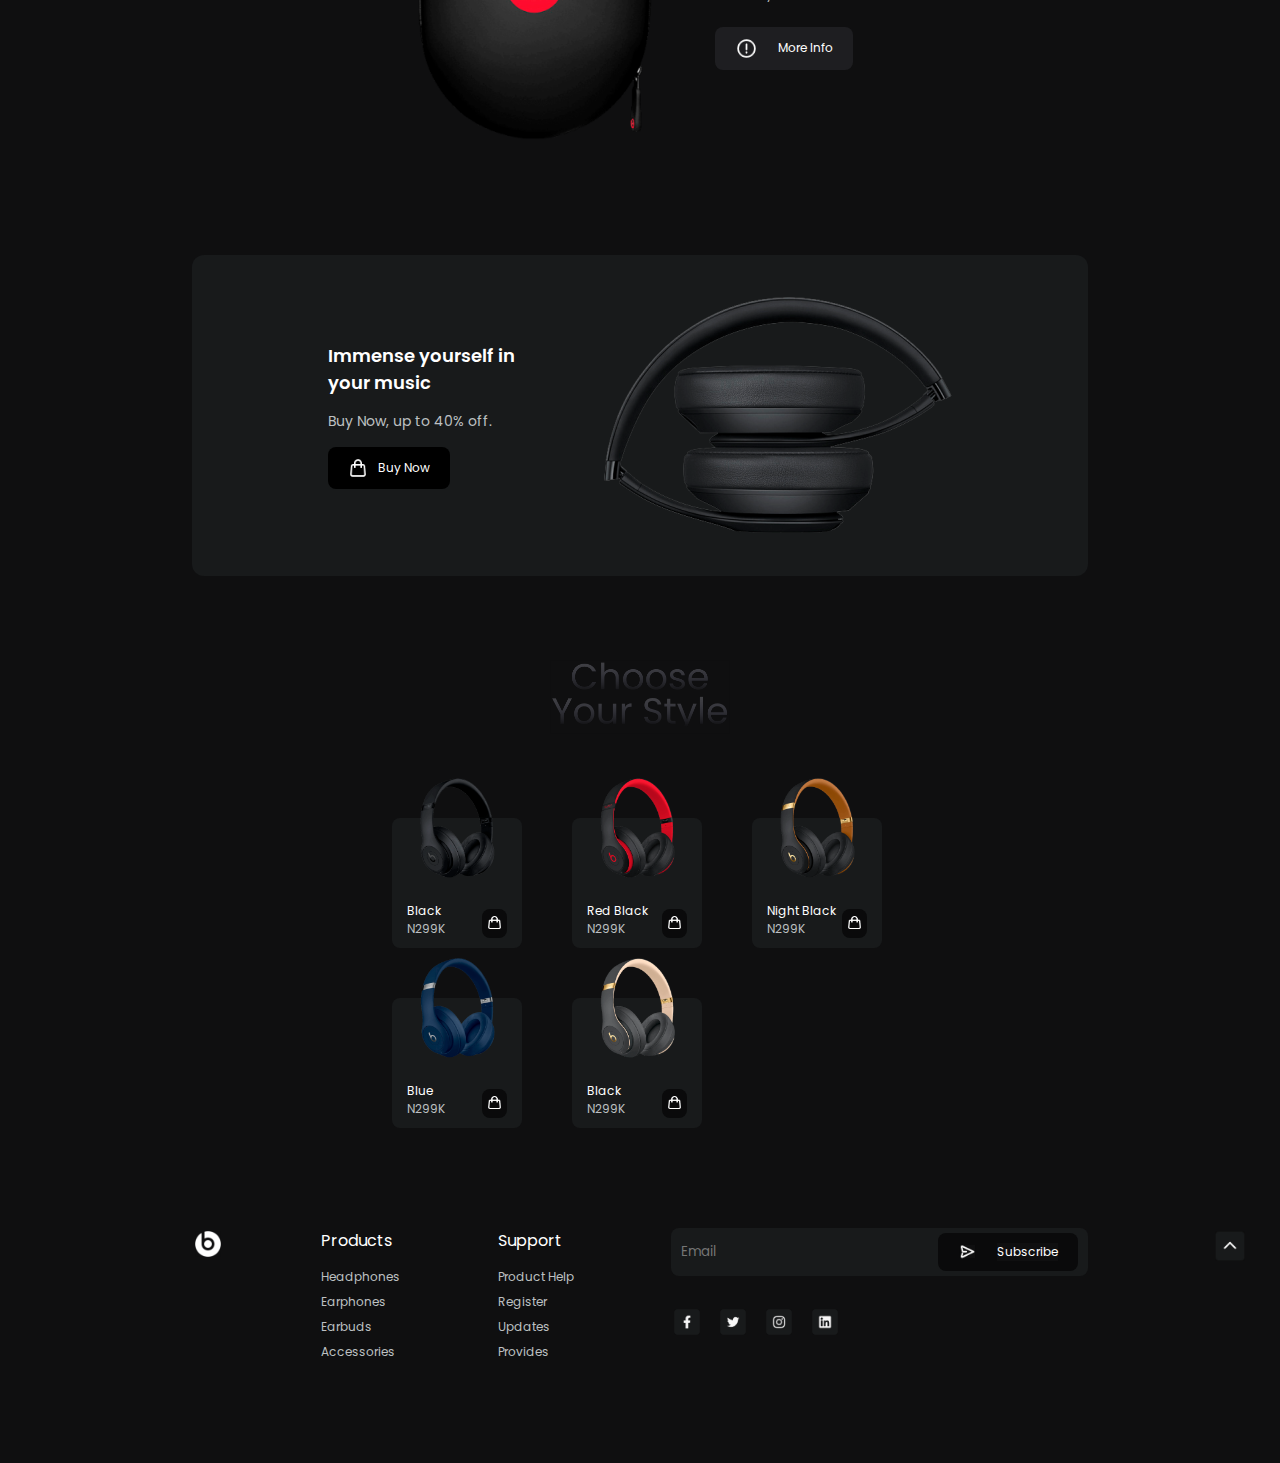
<file: 9.HTML & CSS Beat Headphone Project/index.html>
<!DOCTYPE html>
<html lang="en">
  <head>
    <meta charset="UTF-8" />
    <meta http-equiv="X-UA-Compatible" content="IE=edge" />
    <meta name="viewport" content="width=device-width, initial-scale=1.0" />
    <title>Beats Landing Page</title>

    <!-- adding the css file -->
    <link rel="stylesheet" href="./style.css" />

    <!-- adding the poppins font -->
    <link rel="preconnect" href="https://fonts.googleapis.com" />
    <link rel="preconnect" href="https://fonts.gstatic.com" crossorigin />
    <link
      href="https://fonts.googleapis.com/css2?family=Poppins:wght@200;300;400;500;600;700;800;900&display=swap"
      rel="stylesheet"
    />
  </head>

  <body>
    <!-- creating the navigation menu -->
    <nav>
      <img src="./Photos/beatsLogo.png" alt="logo" />

      <div class="nav-right-section">
        <ul>
          <li><a href="#">Home</a></li>
          <li><a href="#">Specs</a></li>
          <li><a href="#">Case</a></li>
          <li><a href="#">Products</a></li>
        </ul>
        <button>Shop</button>
      </div>
    </nav>

    <!-- creating the main landing page -->
    <main>
      <img class="mainImg" src="./Photos/mainImage.png" alt="main image" />
      <div class="main">
        <img class="onEarImg" src="./Photos/onEar.png" alt="on ear logo" />
        <h1>Beats 3</h1>
        <h4>Overview</h4>
        <p>
          Enjoy award-winning Beats sound with wireless listening freedom and a
          sleek, streamlined design with comfortable padded earphones,
          delivering first-rate playback.
        </p>
        <div class="shopping-bag-section">
          <img src="./Icons/shoppingBag.png" alt="shopping bag" />
          <p>Add to Bag</p>
          <span>N399K</span>
        </div>
      </div>
    </main>

    <!-- section for adding social media icons -->
    <section class="social-media-section">
      <img src="./Photos/appleLogo.png" alt="apple logo" />
      <img src="./Photos/spotifyLogo.png" alt="spotify logo" />
      <img src="./Photos/amazonLogo.png" alt="amazon logo" />
      <img src="./Photos/youtubeLogo.png" alt="youtube logo" />
    </section>

    <!-- creating a new specification section -->
    <section class="specification">
      <!-- adding the specs logo -->
      <img
        class="specification-logo"
        src="./Icons/specsLogo.png"
        alt="specs logo"
      />

      <div class="specification-list">
        <!-- creating a division for holding all the specifications -->
        <div class="specification-list-items">
          <!-- creating a division for each specifications -->
          <div>
            <img src="./Icons/bluetooth.png" alt="bluetooth" />
            <p>Connection</p>
            <p>Bluetooth v5.2</p>
          </div>

          <div>
            <img src="./Icons/battery.png" alt="battery" />
            <p>Battery</p>
            <p>Duration 40h</p>
          </div>

          <div>
            <img src="./Icons/charger.png" alt="charger" />
            <p>Load</p>
            <p>Fast Charge 4.2-AAC</p>
          </div>

          <div>
            <img src="./Icons/mic.png" alt="mic" />
            <p>Microphone</p>
            <p>Supports Apple Siri and Google</p>
          </div>
        </div>

        <!-- adding an image with respect to the specification -->
        <img
          src="./Photos/specsImage.png"
          alt="specification headphone image"
        />
      </div>
    </section>

    <!-- creating a case section -->
    <section class="case">
      <!-- adding the case logo here -->
      <img class="case-logo" src="./Icons/caseLogo.png" alt="case logo" />

      <!-- creating a new division to wrap all case items -->
      <div class="case-item">
        <img
          class="case-item-img"
          src="./Photos/caseImage.png"
          alt="case image"
        />

        <div>
          <p>
            With a comfortable and adaptable case so that you can store it
            whenever you want, and keep your durability forever.
          </p>
          <p>
            <img src="./Icons/group.png" alt="group" />
            More Info
          </p>
        </div>
      </div>
    </section>

    <!-- section to allow user to buy a product -->
    <section class="buy-product">
      <div>
        <h3>Immense yourself in your music</h3>
        <p>Buy Now, up to 40% off.</p>
        <div>
          <img src="./Icons/shoppingBag.png" alt="shopping bag" />
          <p>Buy Now</p>
        </div>
      </div>

      <img src="./Photos/buyNowSectionImage.png" alt="buy now" />
    </section>

    <!-- creating a product section to display the items -->
    <section class="product">
      <!-- adding the choose style logo -->
      <img class="product-logo" src="./Icons/productLogo.png" alt="logo" />

      <!-- creating a new division for adding all the products to showcase to user -->
      <div class="product-items">
        <!-- creating card for product -->
        <div class="product-card">
          <img class="product-img" src="./Photos/black.png" alt="black" />
          <div class="product-info">
            <p>
              Black <br />
              <span>N299K</span>
            </p>

            <div>
              <img src="./Icons/shoppingBag.png" alt="shopping bag" />
            </div>
          </div>
        </div>

        <!-- creating card for product -->
        <div class="product-card">
          <img
            class="product-img"
            src="./Photos/redBlack.png"
            alt="red black"
          />
          <div class="product-info">
            <p>
              Red Black <br />
              <span>N299K</span>
            </p>

            <div>
              <img src="./Icons/shoppingBag.png" alt="shopping bag" />
            </div>
          </div>
        </div>

        <!-- creating card for product -->
        <div class="product-card">
          <img
            class="product-img"
            src="./Photos/nightBlack.png"
            alt="Night Black"
          />
          <div class="product-info">
            <p>
              Night Black <br />
              <span>N299K</span>
            </p>

            <div>
              <img src="./Icons/shoppingBag.png" alt="shopping bag" />
            </div>
          </div>
        </div>

        <!-- creating card for product -->
        <div class="product-card">
          <img class="product-img" src="./Photos/blue.png" alt="blue" />
          <div class="product-info">
            <p>
              Blue <br />
              <span>N299K</span>
            </p>

            <div>
              <img src="./Icons/shoppingBag.png" alt="shopping bag" />
            </div>
          </div>
        </div>

        <!-- creating card for product -->
        <div class="product-card">
          <img
            class="product-img"
            src="./Photos/twilightGray.png"
            alt="twilight"
          />
          <div class="product-info">
            <p>
              Black <br />
              <span>N299K</span>
            </p>

            <div>
              <img src="./Icons/shoppingBag.png" alt="shopping bag" />
            </div>
          </div>
        </div>
      </div>
    </section>

    <!-- designing the footer area of the website -->
    <footer>
      <img class="footer-logo" src="./Photos/beatsLogo.png" alt="logo" />

      <!-- creating the product navigation menu -->
      <ul>
        <li><a href="#">Products</a></li>
        <li><a href="#">Headphones</a></li>
        <li><a href="#">Earphones</a></li>
        <li><a href="#">Earbuds</a></li>
        <li><a href="#">Accessories</a></li>
      </ul>

      <!-- creating the support navigation menu -->
      <ul>
        <li><a href="#">Support</a></li>
        <li><a href="#">Product Help</a></li>
        <li><a href="#">Register</a></li>
        <li><a href="#">Updates</a></li>
        <li><a href="#">Provides</a></li>
      </ul>

      <!-- adding subscribe and social media icon buttons -->
      <div class="footer-subscription">
        <!-- adding the division for subscribe -->
        <div>
          <input type="email" placeholder="Email" />
          <div class="subscribe-button">
            <img src="./Icons/rightArrow.png" alt="rightArrow" />
            <p>Subscribe</p>
          </div>
        </div>

        <!-- social media icons -->
        <div>
          <img src="./Icons/facebook.png" alt="facebook" />
          <img src="./Icons/twitter.png" alt="twitter" />
          <img src="./Icons/instagram.png" alt="instagram" />
          <img src="./Icons/linkedin.png" alt="linkedin" />
        </div>
      </div>

      <!-- adding top arrow for icon for moving the page to top -->
      <img class="arrow-up" src="./Icons/upArrow.png" alt="upArrow" />
    </footer>
  </body>
</html>
</file>
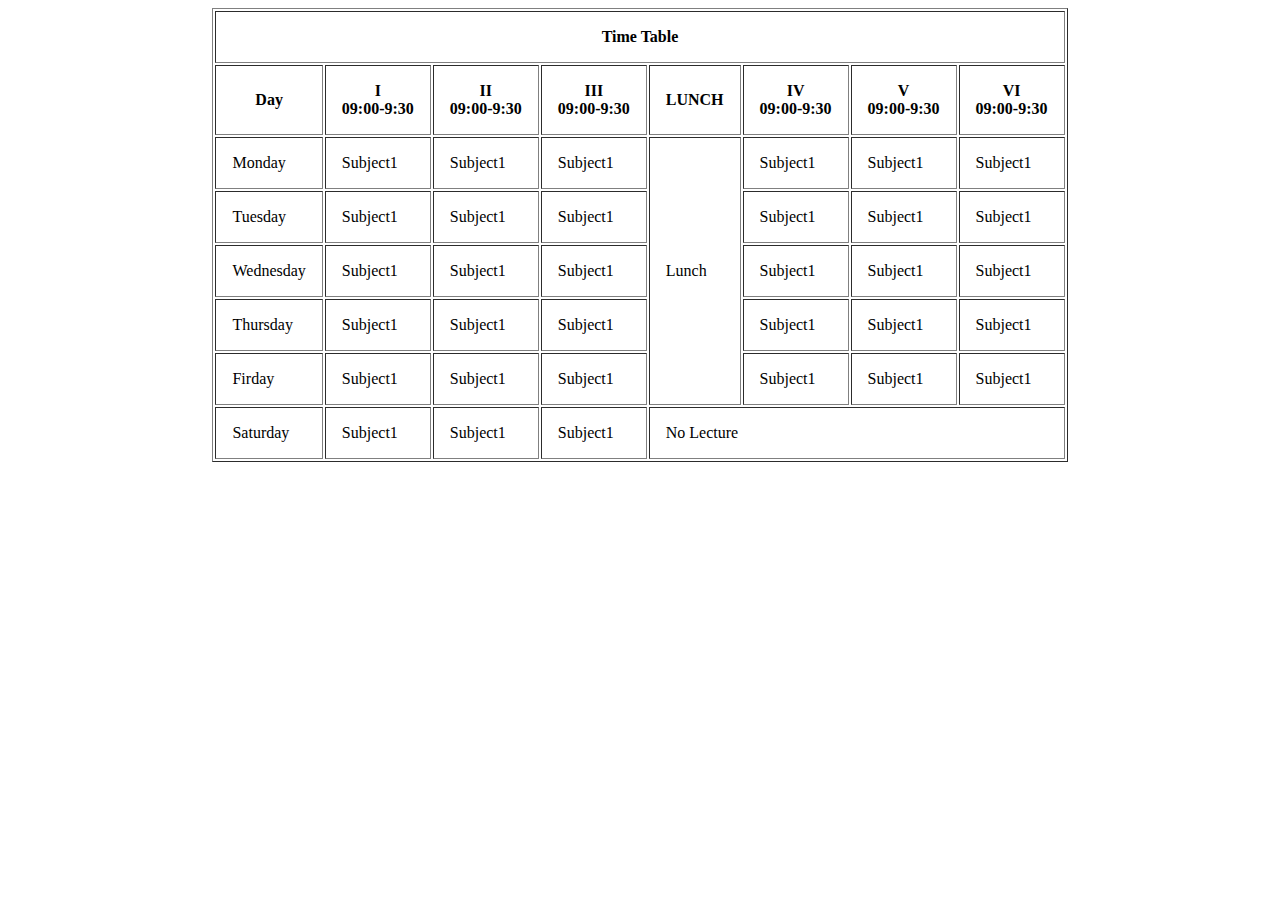
<file: 1.HTML Time Table Project/time table project html.html>
<!DOCTYPE html>
<html lang="en">
  <head>
    <meta charset="UTF-8" />
    <meta http-equiv="X-UA-Compatible" content="IE=edge" />
    <meta name="viewport" content="width=device-width, initial-scale=1.0" />
    <title>Project 1</title>
  </head>
  <body>
    <!-- Project -1 = Time Table View -->
    <table align="center" border cellpadding="16px">
      <thead>
        <tr>
          <th colspan="8">Time Table</th>
        </tr>
        <tr>
          <th>Day</th>
          <th>I<br />09:00-9:30</th>
          <th>II<br />09:00-9:30</th>
          <th>III<br />09:00-9:30</th>
          <th>LUNCH</th>
          <th>IV<br />09:00-9:30</th>
          <th>V<br />09:00-9:30</th>
          <th>VI<br />09:00-9:30</th>
        </tr>
      </thead>
      <!-- Table Body -->
      <tbody>
        <tr>
          <td>Monday</td>
          <td>Subject1</td>
          <td>Subject1</td>
          <td>Subject1</td>
          <td rowspan="5">Lunch</td>
          <td>Subject1</td>
          <td>Subject1</td>
          <td>Subject1</td>
        </tr>
        <tr>
          <td>Tuesday</td>
          <td>Subject1</td>
          <td>Subject1</td>
          <td>Subject1</td>
          <!-- <td></td> -->
          <td>Subject1</td>
          <td>Subject1</td>
          <td>Subject1</td>
        </tr>
        <tr>
          <td>Wednesday</td>
          <td>Subject1</td>
          <td>Subject1</td>
          <td>Subject1</td>
          <!-- <td></td> -->
          <td>Subject1</td>
          <td>Subject1</td>
          <td>Subject1</td>
        </tr>
        <tr>
          <td>Thursday</td>
          <td>Subject1</td>
          <td>Subject1</td>
          <td>Subject1</td>
          <!-- <td></td> -->
          <td>Subject1</td>
          <td>Subject1</td>
          <td>Subject1</td>
        </tr>
        <tr>
          <td>Firday</td>
          <td>Subject1</td>
          <td>Subject1</td>
          <td>Subject1</td>
          <!-- <td></td> -->
          <td>Subject1</td>
          <td>Subject1</td>
          <td>Subject1</td>
        </tr>
        <tr>
          <td>Saturday</td>
          <td>Subject1</td>
          <td>Subject1</td>
          <td>Subject1</td>
          <td colspan="4">No Lecture</td>
          <!-- <td></td> -->
          <!-- <td></td> -->
          <!-- <td></td> -->
        </tr>
      </tbody>
    </table>
  </body>
</html>
</file>
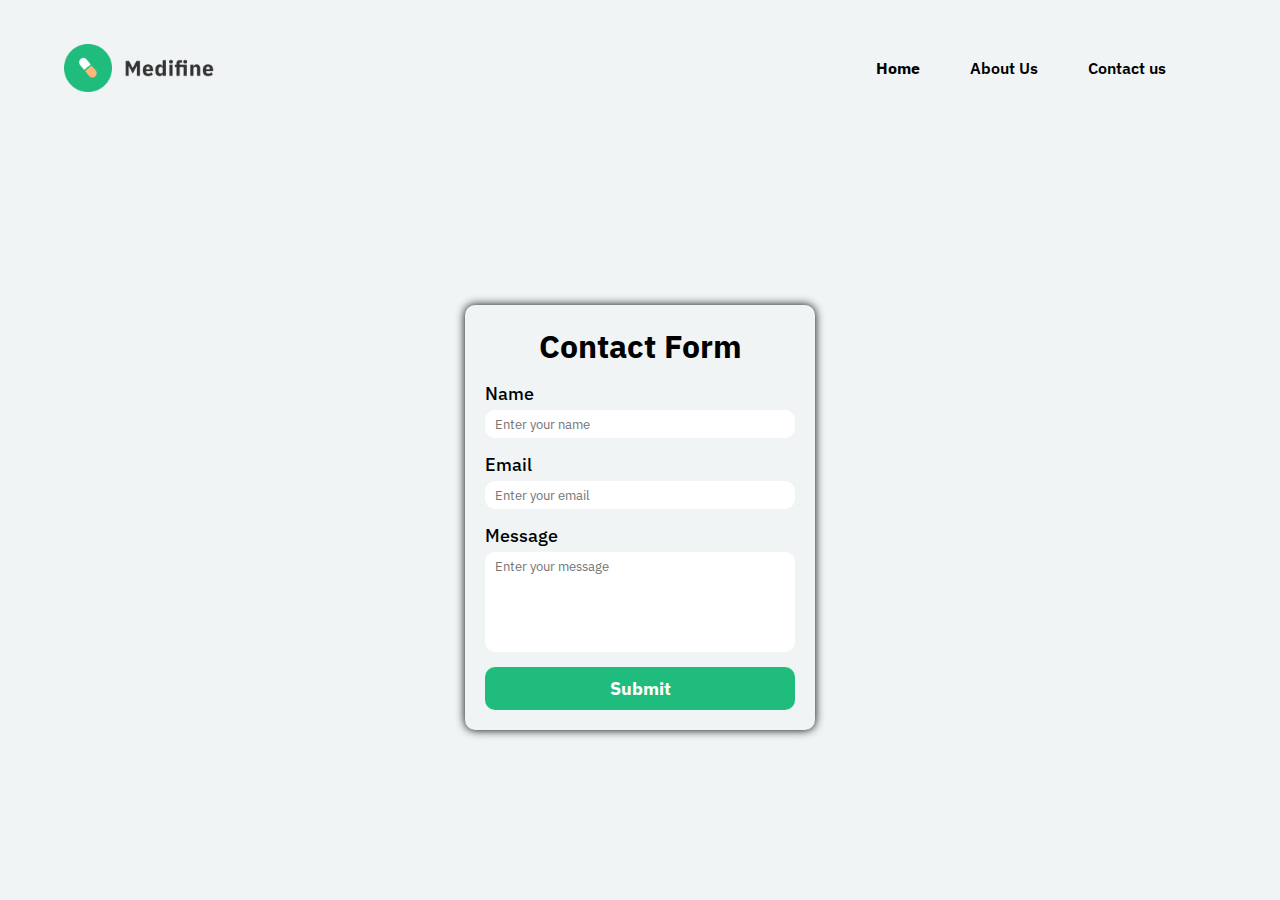
<file: 10.HTML & CSS Multiple Page Project/contact/contact.html>
<!DOCTYPE html>
<html lang="en">
  <head>
    <meta charset="UTF-8" />
    <meta http-equiv="X-UA-Compatible" content="IE=edge" />
    <meta name="viewport" content="width=device-width, initial-scale=1.0" />
    <title>Hospital Page</title>

    <!-- adding the google font -->
    <link rel="preconnect" href="https://fonts.googleapis.com" />
    <link rel="preconnect" href="https://fonts.gstatic.com" crossorigin />
    <link
      href="https://fonts.googleapis.com/css2?family=IBM+Plex+Sans:wght@200;300;400;500;600;700&family=Poppins:wght@200;300;400;500;600;700;800;900&display=swap"
      rel="stylesheet"
    />

    <!-- adding the css file -->
    <link rel="stylesheet" href="./contact.css" />
  </head>

  <body>
    <!-- creating the navigation menu -->
    <nav>
      <img src="../Assets/logo.png" alt="logo" />
      <a href="/"></a>
      <ul>
        <li><a href="/">Home</a></li>
        <li><a href="/about/about.html">About Us</a></li>
        <li><a href="/contact/contact.html">Contact us</a></li>
      </ul>
    </nav>

    <!-- creating the main section -->
    <main>
      <!-- creating the contact form -->
      <form>
        <h1>Contact Form</h1>

        <div>
          <label>Name</label>
          <input type="text" placeholder="Enter your name" />
        </div>

        <div>
          <label>Email</label>
          <input type="text" placeholder="Enter your email" />
        </div>

        <div>
          <label>Message</label>
          <textarea placeholder="Enter your message"></textarea>
        </div>

        <button>Submit</button>
      </form>
    </main>
  </body>
</html>
</file>
<file: 3.HTML & CSS Headphone Project/style.css>
* {
  margin: 0;
  padding: 0;
  box-sizing: border-box;
  background-color: #f9f5ed;
}
nav {
  padding: 20px 10%;
  height: 15vh;
}
nav ul {
  display: flex;
  align-items: center;
}
nav ul li {
  list-style: none;
  margin-right: 5%;
  font-weight: 600;
}
nav ul li img {
  width: 100px;
}

main {
  display: flex;
  align-items: center;
  justify-content: center;
}
.leftmain {
  width: 40%;
}
.leftmain h1 {
  font-size: 60px;
}
.leftmain p {
  margin: 5% 0;
}
.leftmain button {
  padding: 15px 20px;
  font-size: 18px;
  color: white;
  font-weight: 600;
  border: none;
  background-color: #3b855b;
  border-radius: 10px;
}
.rightmain {
  /* width: 60%; */
  padding: 7%;
}

.rightmain div img {
  width: 30%;
}

.rightmain div img:first-child {
  margin-right: 20px;
}

.rightmain div {
  margin-bottom: 20px;
}

.rightmain > img {
  width: 64%;
}
</file>
<file: 5.HTML & CSS Single Page Project/style.css>
* {
  margin: 0;
  padding: 0;
  box-sizing: border-box;
  font-family: "Poppins", sans-serif;
}
.container {
  max-width: 130rem;
  margin: 0 auto;
  padding: 0 119px;
}
.navbar-container {
  display: flex;
  align-items: center;
  justify-content: space-between;
  margin-top: 69px;
}
.grow-list {
  flex-grow: 1;
  padding-left: 62px;
}
.list {
  display: flex;
  align-items: center;
  list-style: none;
  gap: 36px;
  font-family: "Poppins";
  font-style: normal;
  font-weight: 400;
  font-size: 16px;
  line-height: 24px;
  color: #000;
}
.list li {
  cursor: pointer;
}
.list li:hover {
  color: #5955b3;
}
.nav-button {
  padding: 14px 28px;
  background-color: #5955b3;
  border: none;
  border-radius: 12px;
  font-family: "Poppins";
  font-style: normal;
  font-weight: 500;
  font-size: 16px;
  line-height: 24px;
  display: flex;
  align-items: center;
  text-align: center;
  color: #ffffff;
}
.banner-container {
  display: flex;
  align-items: center;
  justify-content: space-between;
  margin-top: 55px;
}
.heading-text {
  font-family: "Poppins";
  font-style: normal;
  font-weight: 600;
  font-size: 64px;
  line-height: 74px;
  color: #3c2f60;
}
.heading-text span {
  color: #5955b3;
}
.description {
  font-family: "Poppins";
  font-style: normal;
  font-weight: 400;
  font-size: 16px;
  line-height: 26px;
  letter-spacing: 0.01em;
  color: #828282;
  margin-top: 28px;
}
.btn {
  margin-top: 72px;
}
</file>
<file: 6.HTML & CSS Page Project/style.css>
* {
  margin: 0;
  padding: 0;
  box-sizing: border-box;
  font-family: "Poppins", sans-serif;
}
.navbar {
  display: flex;
  justify-content: space-between;
  align-items: center;
  padding: 31px 83px;
  height: 94px;
  background-color: #000;
}
.grow-list {
  flex-grow: 1;
}
img {
  width: 92px;
  height: 32px;
}
.line {
  width: 1px;
  height: 50px;
  background-color: #fff;
  margin-left: 63px;
}
.list {
  display: flex;
  align-items: center;
  gap: 63px;
  font-family: "Poppins";
  font-style: normal;
  font-weight: 600;
  font-size: 16px;
  line-height: 24px;
  color: #ffffff;
  margin-left: 64px;
  list-style: none;
}
.logo,
.list-item {
  cursor: pointer;
}
.button-small {
  padding: 7px 28px;
  background: #ba0cc5;
  border-radius: 6px;
  border: none;
  font-family: "Poppins";
  font-style: normal;
  font-weight: 600;
  font-size: 16px;
  line-height: 24px;
  color: #ffffff;
  cursor: pointer;
}
.hero {
  background-image: url(./assets/bg.png);
  background-size: cover;
  background-attachment: fixed;
  height: 91.5vh;
  text-align: center;
}
.hero-heading {
  max-width: 846px;
  margin: 0 auto;
  font-style: normal;
  font-weight: 700;
  font-size: 80px;
  line-height: 98px;
  text-align: center;
  color: #ffffff;
  padding-top: 172px;
}
.hero-description {
  font-family: "Poppins";
  font-style: normal;
  font-weight: 500;
  font-size: 30px;
  line-height: 45px;
  color: #ffffff;
}
.button-large {
  background: #ba0cc5;
  border-radius: 11.2308px;
  font-family: "Poppins";
  font-style: normal;
  font-weight: 600;
  font-size: 29.9487px;
  line-height: 45px;
  color: #ffffff;
  border: none;
  padding: 14px 22px;
  margin-top: 64px;
  cursor: pointer;
}
</file>
<file: 7.HTML & CSS Media Query Project/style.css>
body {
  height: 100vh;
  background-color: aquamarine;
}

h1 {
  font-size: 60px;
  text-align: center;
}

.laptop_large,
.laptop,
.tablet,
.mobile {
  font-size: 40px;
  text-align: center;
  display: none;
}

/* media queries using max-width */

/* @media screen and (max-width: 1440px) {
    body {
        background-color: brown;
    }

    .laptop_large {
        display: block;
    }
}


@media screen and (max-width: 1024px) {
    body {
        background-color: chartreuse;
    }

    .laptop_large {
        display: none;
    }

    .laptop {
        display: block;
    }
}


@media screen and (max-width: 768px) {
    body {
        background-color: darkorange;
    }

    .laptop_large {
        display: none;
    }

    .laptop {
        display: none;
    }

    .tablet {
        display: block;
    }
}


@media screen and (max-width: 425px) {
    body {
        background-color: darkolivegreen;
    }

    .laptop_large {
        display: none;
    }

    .laptop {
        display: none;
    }

    .tablet {
        display: none;
    }

    .mobile {
        display: block;
    }
} */

/* media queries with min-width */

@media screen and (min-width: 0px) {
  body {
    background-color: crimson;
  }

  .mobile {
    display: block;
  }
}

@media screen and (min-width: 425px) {
  body {
    background-color: aqua;
  }

  .mobile {
    display: none;
  }

  .tablet {
    display: block;
  }
}

@media screen and (min-width: 768px) {
  body {
    background-color: darkgoldenrod;
  }

  .mobile {
    display: none;
  }

  .tablet {
    display: none;
  }

  .laptop {
    display: block;
  }
}

@media screen and (min-width: 1024px) {
  body {
    background-color: forestgreen;
  }

  .mobile {
    display: none;
  }

  .tablet {
    display: none;
  }

  .laptop {
    display: none;
  }

  .laptop_large {
    display: block;
  }
}

/* media queries using both min width and max width */

/* 
@media screen and (min-width:425px) and (max-width: 768px) {
    body {
        background-color: darkgrey;
    }
} */
</file>
<file: 8.HTML & CSS Media Query Project/style.css>
*{
    margin: 0;
    padding: 0;
    box-sizing: border-box;
    background-color: #111827;
    color: white;
}
img:hover{
    cursor: pointer;
}
nav{
    margin: 20px;
}
nav ul{
    display: flex;
    flex-direction: row;
    justify-content: right;
    align-items: center;
    gap: 20px;
}
nav ul li{
    list-style-type: none;
    font-size: 20px;
}
img[alt="menu"]{
    width: 20px;
    display: none;
}
.home-option{
    padding: 5px 10px;
    background: rgb(100, 100, 224);
    border-radius: 15px;
}

.intro{
    max-width: 100vw;
    margin: 20px;
    display: flex;
    flex-direction: row;
    justify-content: center;
    align-items: center;
    gap: 30px;
}
.intro-line-1{
    display: flex;
    flex-direction: row;
    align-items: center;
    gap: 10px;
    font-size: 30px;
}
.intro-line-2{
    display: flex;
    flex-direction: column;
    justify-content: center;
    gap: 10px;
}
.intro-line-2 h1{
    font-size: 60px;
}
.intro-line-2 h2{
    font-size: 35px;
    color: rgb(197, 197, 89);
}
.projects{
    margin-top: 70px;
    display: flex;
    flex-direction: column;
    justify-content: center;
    align-items: center;
}
.projects div h1{
    font-size: 40px;
}
.horizontal-divider{
    height: 10px;
    width: 135px;
    background-color: blue;
    border-radius: 20px;
    margin-bottom: 20px;
}
.project-list{
    display: grid;
    grid-template-columns: 1fr 1fr;
    align-items: center;
    justify-content: center;
    row-gap: 20px;
     column-gap: 20px; 
}
img[alt="hello"]{
    height: 45px;
}
img[alt="pc-image"]{
    width: 30vw;
}
img[alt="project-image"]{
    width: 20vw;
}
.project{
    display: flex;
    flex-direction: column;
    justify-content: center;
    align-items: center;
}
.contact{
    margin: 50px;
    display: flex;
    flex-direction: column;
    justify-content: center;
    align-items: center;
    gap: 15px;

}
.contact div h1{
    font-size: 40px;
}
.horizontal-divider-contact{
    height: 10px;
    width: 200px;
    background-color: blue;
    border-radius: 20px;
    margin-bottom: 20px;
}
.socials{
    display: flex;
    justify-content: center;
    align-items: center;
    gap: 15px;
}
img[alt="social"]{
    width: 30px;
}

@media screen and (max-width: 576px) {
    nav ul{
        display: none;
    }
    img[alt="menu"]{
        display: block;
    }
    .intro{
        display: flex;
        flex-direction: column;
    }
    img[alt="pc-image"]{
        width: 60vw;
    }
    .intro-line-1{
        display: flex;
        flex-direction: column;
        justify-content: center;
        align-items: center;
        gap: 10px;
        font-size: 20px;
    }
    .intro-line-2 h1{
        font-size: 40px;
    }
    .intro-line-2 h2{
        font-size: 25px;
        text-align: center;
    }
    .project-list{
        display: grid;
        grid-template-columns: 1fr;
        align-items: center;
        justify-content: center;
        row-gap: 20px;
        column-gap: 20px; 
    }
    img[alt="project-image"]{
        width: 55vw;
    }
    .projects div h1{
        font-size: 35px;
    }
    .contact div h1{
        font-size: 35px;
    }
    .horizontal-divider-contact{
        height: 10px;
        width: 180px;
        background-color: blue;
        border-radius: 20px;
        margin-bottom: 20px;
    }
    

}
</file>
<file: 9.HTML & CSS Beat Headphone Project/style.css>
* {
  margin: 0;
  padding: 0;
  outline: 0;
  box-sizing: border-box;
  background: #0f0f10;
  font-family: "Poppins", sans-serif;
  color: #ffffff;
}

/* removing the default css of a tags */
a {
  text-decoration: none;
}

/* removing the default css of li tags */
li {
  list-style: none;
}

body {
  margin: 0 15vw;
}

/* designing the navigation menu */
nav {
  display: flex;
  width: 100%;
  align-items: center;
  justify-content: space-between;
  padding: 30px 0;
}

nav img {
  width: 25px;
  height: 25px;
}

nav ul {
  display: flex;
}

nav ul li {
  margin-right: 40px;
}

nav ul li a {
  font-weight: 700;
  font-size: 14px;
  color: white;
}

nav ul li:first-child a{
  font-weight: 700;
  font-size: 14px;
}

.nav-right-section {
  display: flex;
  align-items: center;
}

.nav-right-section button {
  background: #1e1e21;
  border-radius: 8px;
  font-weight: 300;
  font-size: 14px;
  padding: 10px 40px;
}

/* designing the main section */
main {
  display: flex;
  align-items: flex-start;
  margin-top: 30px;
  position: relative;
}

.mainImg {
  width: 230px;
  position: relative;
  top: -250px;
  left: 70px;
}

.main {
  margin-left: 180px;
}

.onEarImg {
  width: 320px;
  margin-left: 50px;
}

.main h1 {
  font-weight: 600;
  font-size: 46px;
  margin-bottom: 25px;
}

.main h4 {
  font-weight: 500;
  font-size: 16px;
  margin-bottom: 25px;
}

.main p {
  width: 65%;
  font-size: 12px;
  font-weight: 300;
  color: #bdc0c2;
  line-height: 25px;
  margin-bottom: 25px;
}

.shopping-bag-section {
  display: flex;
  align-items: center;
  gap: 20px;
  background: #1e1e21;
  border-radius: 8px;
  width: fit-content;
  padding: 10px 25px;
}

.shopping-bag-section img {
  width: 15px;
  background-color: transparent;
}

.shopping-bag-section p {
  margin-bottom: 0;
  color: white;
  background-color: transparent;
}

.shopping-bag-section span {
  background-color: transparent;
}

/* designing the social media section */
.social-media-section {
  display: flex;
  align-items: center;
  justify-content: space-around;
  padding: 0 50px;
  position: relative;
  top: -50px;
  margin-bottom: 40px;
}

.social-media-section img {
  scale: 0.8;
}

/* designing the specification section */
.specification {
  display: flex;
  flex-direction: column;
  align-items: center;
}

.specification-logo,
.case-logo {
  scale: 0.8;
  margin-bottom: 20px;
}

.specification-list {
  display: flex;
}

.specification-list img {
  scale: 0.8;
}

.specification-list-items div {
  margin-bottom: 20px;
}

.specification-list-items div img {
  scale: 0.8;
}

.specification-list-items div p {
  font-size: 12px;
}

.specification-list-items div p:last-child {
  color: #bdc0c2;
  font-size: 10px;
  margin-top: 5px;
  width: 70%;
}

.specification-list-items div:first-child,
.specification-list-items div:last-child {
  margin-left: 30px;
}

/* designing the case section */
.case {
  margin-top: 80px;
  display: flex;
  flex-direction: column;
  align-items: center;
}

.case-item {
  display: flex;
  gap: 30px;
  align-items: center;
  justify-content: center;
}

.case-item-img {
  scale: 0.8;
  /* width: 50%; */
}

.case-item div {
  width: 20%;
}

.case-item div p:first-child {
  color: #bdc0c2;
  font-size: 12px;
  font-weight: 400;
  line-height: 25px;
  margin-bottom: 20px;
}

.case-item div p:last-child img {
  scale: 0.8;
  background-color: transparent;
}

.case-item div p:last-child {
  width: fit-content;
  background: #1e1e21;
  border-radius: 8px;
  display: flex;
  align-items: center;
  gap: 20px;
  font-size: 12px;
  padding: 10px 20px;
}

/* buy product section */
.buy-product {
  background: #181a1b;
  border-radius: 12px;
  display: flex;
  align-items: center;
  justify-content: center;
  gap: 50px;
  margin-top: 70px;
  padding: 40px 0;
}

.buy-product div,
.buy-product p,
.buy-product h3,
.buy-product img {
  background-color: transparent;
}

.buy-product div {
  width: 25%;
}

.buy-product div h3 {
  font-weight: 600;
  font-size: 18px;
  margin-bottom: 15px;
}

.buy-product div p {
  color: #bdc0c2;
  font-size: 14px;
  margin-bottom: 15px;
}

.buy-product div div {
  display: flex;
  align-items: center;
  width: fit-content;
  background: #000000;
  border-radius: 8px;
  padding: 10px 20px;
}

.buy-product div div img {
  scale: 0.8;
  margin-right: 10px;
}

.buy-product div div p {
  margin-bottom: 0;
  font-size: 12px;
  color: white;
}

/* designing the product section for displaying the items */
.product {
  display: flex;
  flex-direction: column;
  margin: 0 150px;
}

.product-logo {
  display: flex;
  flex-direction: column;
}

.product-logo {
  scale: 0.3;
}

.product-items {
  display: flex;
  align-items: center;
  flex-wrap: wrap;
  gap: 50px;
  padding-left: 50px;
}

.product-card {
  position: relative;
  width: 130px;
  height: 130px;
  background: #181a1b;
  border-radius: 8px;
}

.product-img {
  width: 75px;
  height: 100px;
  position: absolute;
  z-index: 100;
  top: -40px;
  left: 28px;
}

.product-img,
.product-card p,
.product-card span,
.product-card img,
.product-card div {
  background-color: transparent;
}

.product-info {
  position: absolute;
  bottom: 0;
  width: 100%;
  display: flex;
  align-items: flex-end;
  justify-content: space-between;
  padding: 10px 15px;
}

.product-info p {
  font-size: 12px;
}

.product-info p span {
  color: #bdc0c2;
}

.product-info div {
  background: #0a0a0b;
  border-radius: 8px;
  padding: 2px 6px;
}

.product-info div img {
  width: 13px;
  height: 13px;
}

/* designing the footer section */
footer{
  margin: 100px 0;
  display: flex;
  align-items: flex-start;
  justify-content: space-between;
  position: relative;
}

.footer-logo{
  scale: 0.8;
}

ul li a{
  font-size: 12px;
  color: #BDC0C2;
}

ul li:first-child a{
  font-size: 16px;
  font-weight: 400;
  color: white;
}

ul li:first-child{
  margin-bottom: 10px;
}

.footer-subscription{
  display: flex;
  flex-direction: column;
  gap: 30px;
}

.footer-subscription div:first-child{
  background: #181A1B;
border-radius: 8px;
padding: 5px 10px;
display: flex;
}

.footer-subscription div:first-child input{
  border: none;
  background-color: transparent;
}

.subscribe-button{
  background: #0A0A0B;
  border-radius: 8px;
  padding: 10px 20px;
  border: none;
  display: flex;
  align-items: center;
  gap: 10px;
}

.subscribe-button img{
  scale: 0.8;
}

.subscribe-button p{
  font-size: 12px;
}

.footer-subscription div:last-child img{
  margin-right: 10px;
  scale: 0.8;
}

.arrow-up{
  position: absolute;
  right: -160px;
  scale: 0.8;
}
</file>
<file: 10.HTML & CSS Multiple Page Project/style.css>
/* css reset */
* {
  margin: 0;
  padding: 0;
  outline: 0;
  box-sizing: border-box;
  font-family: "IBM Plex Sans", sans-serif;
}

body {
  max-width: 1440px;
  background-color: #f0f4f5;
  overflow: hidden;
  margin: auto;
}

/* designing the navigation menu */
nav {
  height: 15vh;
  display: flex;
  align-items: center;
  justify-content: space-between;
  padding: 0 5%;
}

/* designing the logo */
nav img {
  width: 150px;
}

/* desiging the navigation menu links */
nav ul {
  display: flex;
  align-items: center;
}

nav ul li {
  list-style: none;
  margin-right: 50px;
  font-weight: 600;
}

nav ul li:first-child {
  font-weight: 700;
  color: #20bc7e;
}

a {
  text-decoration: none;
  color: black;
}

/* designing the hero section */
main {
  display: flex;
  align-items: center;
  justify-content: center;
  height: 85vh;
}

main section {
  width: 50%;
}

.leftSection {
  margin-left: 5%;
  position: relative;
}

.topAngle {
  width: 25px;
}

.leftSection h1 {
  font-size: 70px;
}

.leftSection p {
  color: #7c7c7c;
  font-size: 18px;
  margin: 20px 0;
}

.bottomAngle {
  width: 25px;
  position: absolute;
  right: 25px;
}

.stethoscope {
  position: absolute;
  width: 90%;
  top: -60px;
  right: -25%;
  z-index: -1;
}

.mouse {
  position: absolute;
  right: -30px;
  bottom: 0;
  width: 30px;
}

.leftSection button {
  color: white;
  border: none;
  padding: 15px 40px;
  border-radius: 40px;
  background-color: #20bc7e;
  font-size: 25px;
  font-weight: 700;
}

/* designing the right section */
.greenBox,
.yellowBox {
  position: absolute;
  right: 0;
}

.greenBox {
  width: 35%;
  bottom: 30px;
}

.yellowBox {
  width: 30%;
  bottom: 50px;
}

.doctor {
  position: absolute;
  right: 0;
  bottom: 0;
  height: 90%;
}
</file>
<file: 11.HTML & CSS Real Estate Project/style.css>
/* css reset */
* {
  margin: 0;
  padding: 0;
  box-sizing: border-box;
  font-family: "Manrope";
}

/* removing default styling of li items */
li {
  list-style: none;
}

/* removing the default decoration of a tags */
a {
  text-decoration: none;
}

/* giving default design to every button */
button {
  background: #6663e9;
  border: none;
  border-radius: 30px;
  padding: 10px 30px;
  color: #ffffff;
  font-weight: 800;
  font-size: 18px;
}

body {
  background-color: #f6f8fa;
}

header {
  background-image: linear-gradient(rgba(0, 0, 0, 0.5), rgba(0, 0, 0, 0.5)),
    url("./Photos/mainBackground.png");
  background-position: center;
  background-repeat: no-repeat;
  background-size: cover;
  height: 125vh;
  position: relative;
}

/* designing the navigation menu */
nav {
  display: flex;
  align-items: center;
  justify-content: space-around;
  padding: 25px 0;
}

nav img {
  height: 45px;
  width: 120px;
}

nav ul {
  display: flex;
  align-items: center;
}

nav ul li a {
  color: #ffffff;
  margin-right: 50px;
  font-size: 18px;
}

hr {
  margin: 0 100px;
}

/* designing the div inside the header */
header div {
  color: #ffffff;
  margin-left: 150px;
  margin-top: 85px;
}

header div h1 {
  font-size: 72px;
  margin-bottom: 30px;
}

header div p {
  font-size: 18px;
  margin-bottom: 30px;
  font-weight: 500;
  width: 410px;
}

/* designing the multiple logos box */
.my-logos {
  background-color: #fff;
  margin: 0 35px;
  height: 190px;
  display: flex;
  align-items: center;
  justify-content: space-evenly;
  border-radius: 30px;
  position: relative;
  bottom: 100px;
}

.my-logos img {
  width: 156px;
  height: 38px;
}

/* designing the wrapper section of the cards */
.cards-wrapper-section h1 {
  font-weight: 800;
  font-size: 60px;
  text-align: center;
  letter-spacing: 0.01em;
}

.cards-wrapper {
  display: flex;
  flex-wrap: wrap;
  align-items: center;
  justify-content: center;
  gap: 10px;
  margin-top: 50px;
  position: relative;
}

/* designing the card image */
.card {
  flex-basis: 30%;
  display: flex;
  flex-direction: column;
  align-items: center;
  justify-content: center;
  position: relative;
}

/* giving different margin top value to position cards */
.cards-wrapper div:nth-child(2) {
  margin-top: 50px;
}
.cards-wrapper div:nth-child(3) {
  margin-top: 100px;
}
.cards-wrapper div:nth-child(4) {
  margin-top: 160px;
}
.cards-wrapper div:nth-child(5) {
  margin-top: 100px;
}
.cards-wrapper div:nth-child(6) {
  margin-top: 40px;
}
.cards-wrapper div:nth-child(7) {
  margin-top: 40px;
}
.cards-wrapper div:nth-child(8) {
  margin-top: 100px;
}
.cards-wrapper div:nth-child(9) {
  margin-top: 160px;
}

.card img {
  width: 366px;
  height: 400px;
  border-radius: 20px;
}

/* designing the card box of card */
.card-box {
  width: 326px;
  height: 121px;
  border-radius: 20px;
  background: #ffffff;
  box-shadow: 0px 4px 120px rgba(58, 86, 78, 0.2);
  position: absolute;
  bottom: -60px;
  padding: 15px 20px;
  display: flex;
  align-items: center;
  justify-content: space-between;
}

.card-box button {
  font-weight: 800;
  font-size: 15px;
  width: 114px;
  height: 52px;
}

.card-box div h3 {
  font-weight: 700;
  font-size: 24px;
  margin-bottom: 10px;
}

.card-box div p {
  font-weight: 800;
  font-size: 20px;
  color: #6663e8;
  text-shadow: 0px 4px 60px rgba(0, 0, 0, 0.05);
}

/* designing both the features section of the website */
.features-section {
  display: flex;
  align-items: center;
  justify-content: center;
  margin-top: 250px;
}

.features-section div {
  width: 50%;
}

.first-feature-section div:first-child img:first-child {
  position: absolute;
  left: -80px;
  z-index: -1;
  width: 726px;
  height: 456px;
}

.features-section div:first-child img:last-child {
  position: relative;
  width: 405px;
  height: 405px;
  border-radius: 51px;
  bottom: 55px;
  left: 110px;
}

/* designing the second div of feature box */
.features-section h1 {
  font-weight: 800;
  font-size: 60px;
  letter-spacing: 0.01em;
  margin-bottom: 30px;
}

.features-section p {
  font-weight: 500;
  font-size: 18px;
  color: #585c65;
  margin-bottom: 40px;
  max-width: 80%;
}

.features-section button {
  font-weight: 700;
}

/* designing the second feature section */
.second-feature-section {
  display: flex;
  align-items: center;
  justify-content: center;
}

.second-feature-section div {
  width: 50%;
}

.second-feature-section div:last-child{
    position: relative;
}

.second-feature-section div:last-child img:first-child {
  position: absolute;
  right: 0;
  width: 726px;
  height: 456px;
  bottom: -220px;
}

.second-feature-section div:last-child img:last-child {
  position: absolute;
  width: 405px;
  height: 405px;
  border-radius: 51px;
  right: 135px;
  bottom: -110px;
}

.second-feature-section div:first-child {
  padding: 0 50px;
}

.second-feature-section div:first-child h1 {
  width: 90%;
}

/* designing the newsletter section */
.newsletter {
  margin: 100px 70px;
  background: #6663e9;
  box-shadow: 0px 4px 60px rgba(0, 0, 0, 0.05);
  border-radius: 70px;
  display: flex;
  flex-direction: column;
  align-items: center;
  justify-content: center;
  gap: 30px;
  padding: 70px 0;
  color: #ffffff;
  text-align: center;
}

.newsletter h1 {
  font-weight: 800;
  font-size: 60px;
}

.newsletter p {
  font-weight: 400;
  font-size: 18px;
  width: 55%;
}

/* designing the form */
.newsletter form {
  display: flex;
  align-items: center;
  gap: 20px;
}

.newsletter form div {
  display: flex;
  align-items: center;
  gap: 20px;
  background: #5654d1;
  border-radius: 40px;
  width: 468px;
  height: 61px;
  padding: 0 20px;
}

.newsletter form input {
  background-color: transparent;
  border: none;
}

.newsletter form button {
  background: #ffffff;
  box-shadow: 0px 4px 60px rgba(0, 0, 0, 0.05);
  border-radius: 40px;
  width: 174px;
  height: 61px;
  color: #6663e9;
}

/* designing the footer area */
footer {
  display: flex;
  align-items: flex-start;
  margin: 0 100px;
  justify-content: space-between;
  margin-bottom: 80px;
}

footer div:first-child {
  display: flex;
  flex-direction: column;
  gap: 30px;
}

footer div:first-child img {
  width: 150px;
}

footer div:first-child div img {
  width: 45px;
  height: 45px;
  margin-right: 20px;
}

footer div:first-child p {
  width: 323px;
  font-weight: 400;
  font-size: 20px;
}

/* designing the footer links */
.footer-links {
  display: flex;
  align-items: flex-start;
  justify-content: space-between;
  gap: 120px;
}

.footer-links-content {
  display: flex;
  flex-direction: column;
}

.footer-links-content ul li a {
  color: black;
}

.footer-links-content ul li:first-child {
  font-weight: 700;
  font-size: 20px;
}

.footer-links-content ul li{
    margin-bottom: 25px;
}
</file>
<file: 10.HTML & CSS Multiple Page Project/contact/contact.css>
/* css reset */
* {
    margin: 0;
    padding: 0;
    outline: 0;
    box-sizing: border-box;
    font-family: "IBM Plex Sans", sans-serif;
  }
  
  body {
    max-width: 1440px;
    background-color: #f0f4f5;
    overflow: hidden;
    margin: auto;
  }
  
  /* designing the navigation menu */
  nav {
    height: 15vh;
    display: flex;
    align-items: center;
    justify-content: space-between;
    padding: 0 5%;
  }
  
  /* designing the logo */
  nav img {
    width: 150px;
  }
  
  /* desiging the navigation menu links */
  nav ul {
    display: flex;
    align-items: center;
  }
  
  nav ul li {
    list-style: none;
    margin-right: 50px;
    font-weight: 600;
  }
  
  nav ul li:first-child {
    font-weight: 700;
    color: #20bc7e;
  }
  
  a {
    text-decoration: none;
    color: black;
  }

  /* designing the main section and form */
  main{
    height: 85vh;
    display: flex;
    align-items: center;
    justify-content: center;
  }

  form{
    width: 350px;
    box-shadow: 0 0 10px black;
    border-radius: 10px;
    padding: 20px;
    display: flex;
    flex-direction: column;
    gap: 15px;
  }

  form h1{
    text-align: center;
  }

  form div{
    display: flex;
    flex-direction: column;
  }

  form div label{
    font-size: 18px;
    font-weight: 500;
    margin-bottom: 5px;
  }

  form div input{
    border: transparent;
    border-radius: 10px;
    padding: 5px 10px;
  }

  form div textarea{
    resize: none;
    height: 100px;
    border: transparent;
    border-radius: 10px;
    padding: 5px 10px;
  }

  form button{
    border: transparent;
    border-radius: 10px;
    background: #20BC7E;
    color: white;
    font-size: 18px;
    font-weight: bold;
    padding: 10px;
    cursor: pointer;
  }
</file>
